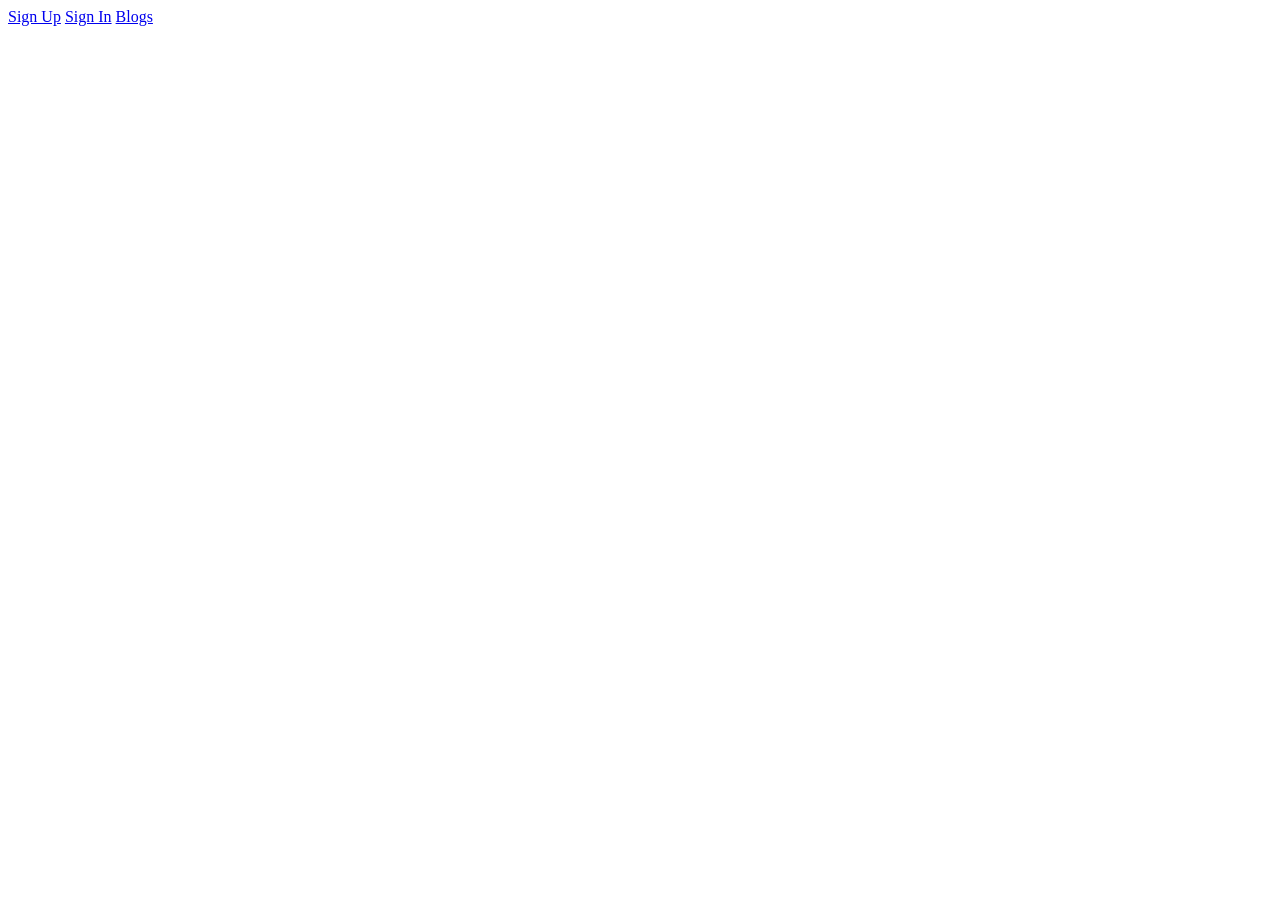
<file: benjio-lab-3/index.html>
<!DOCTYPE html>
<html lang="en">
<head>
    <meta charset="UTF-8">
    <meta name="viewport" content="width=device-width, initial-scale=1.0">
    <title>Document</title>
</head>
<body>
    <header>
        <a href=".signup.html">Sign Up</a>
        <a href="./signin.html">Sign In</a>
        <a href="./blogs.html">Blogs</a>
    </header>
    
</body>
</html>
</file>
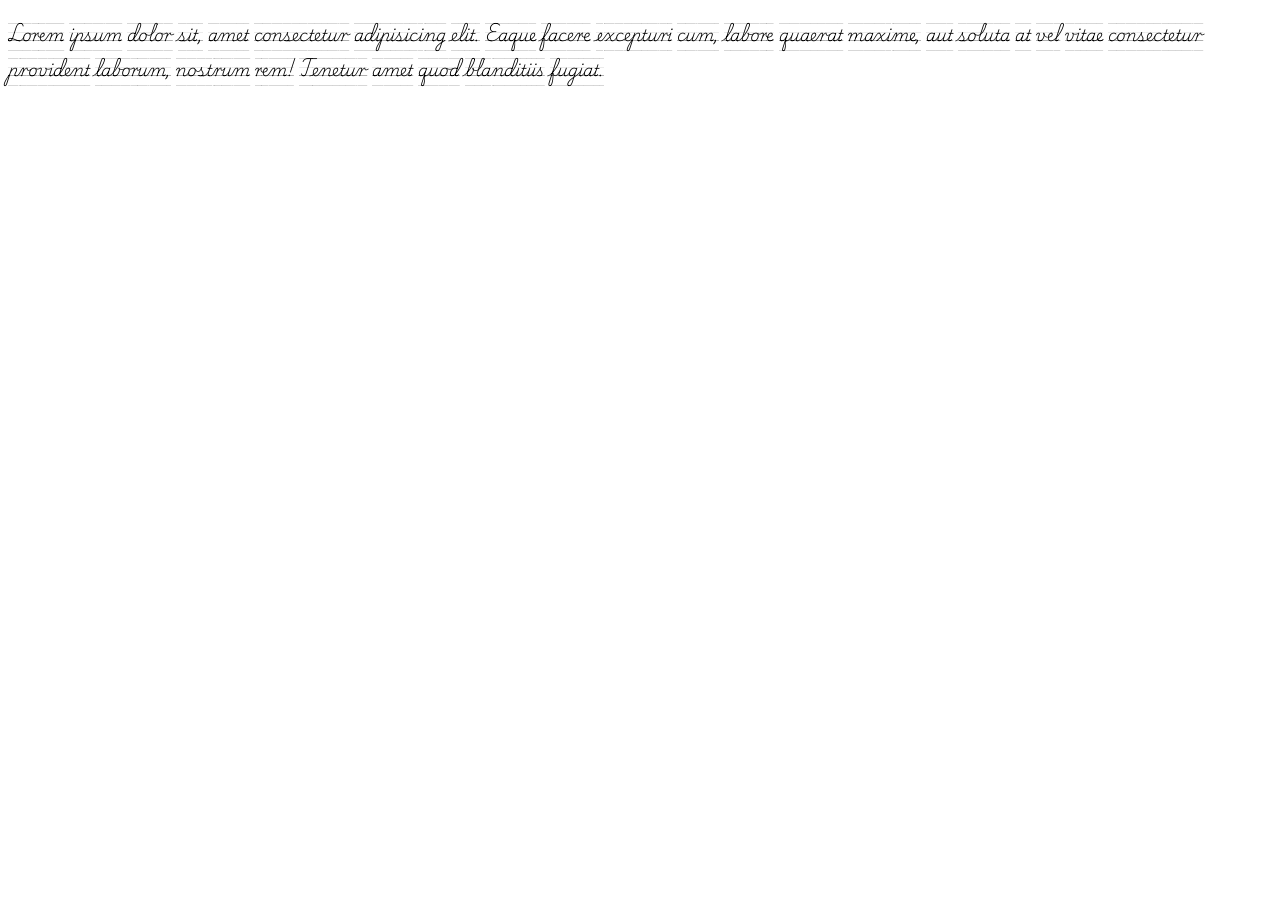
<file: benjio-lab-6/index.html>
<!DOCTYPE html>
<html lang="en">
<head>
    <meta charset="UTF-8">
    <meta name="viewport" content="width=device-width, initial-scale=1.0">
    <title>Document</title>
    <link rel="preconnect" href="https://fonts.googleapis.com">
<link rel="preconnect" href="https://fonts.gstatic.com" crossorigin>
<link href="https://fonts.googleapis.com/css2?family=Playwrite+CU+Guides&display=swap" rel="stylesheet">
<link rel="stylesheet" href="./index.css"
</head>
<body>
    <p class="paragraph">
        Lorem ipsum dolor sit, amet consectetur adipisicing elit. Eaque facere excepturi cum, labore quaerat maxime, aut soluta at vel vitae consectetur provident laborum, nostrum rem! Tenetur amet quod blanditiis fugiat.
    </p>
</body>
</html>
</file>
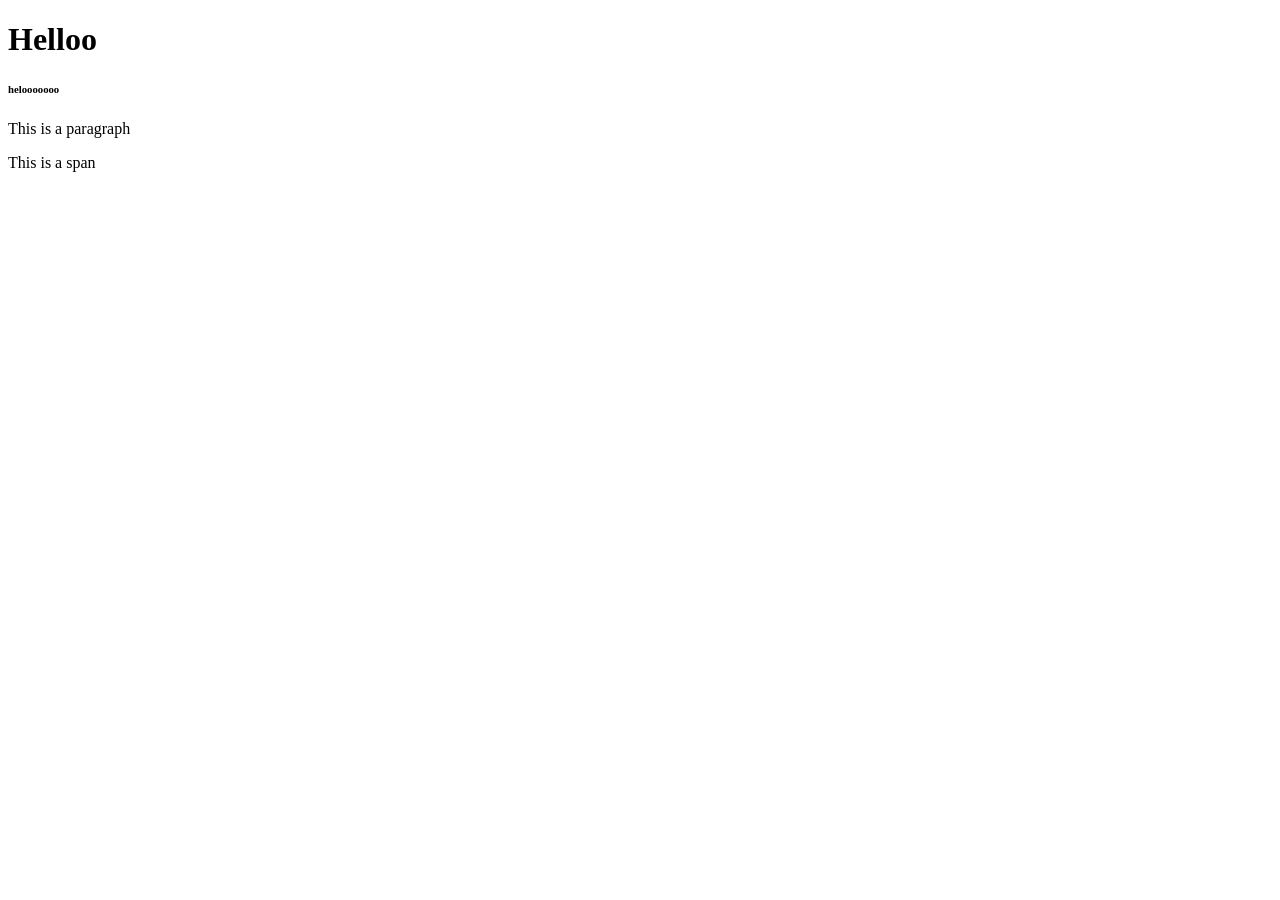
<file: day_3/index.html>
<!DOCTYPE html>
<html lang="en">
<head>
    <title>HTML_LAB</title>
    <link rel="icon" type="./HTML.png"> 

    <meta property="og:title" content="Goated HTML File" />
  <meta property="og:description" content="Learning OG Meta Tags" />
  <meta property="og:image" content="./HTML.png" />
</head>
<body>
    <h1>Helloo</h1>
    <h6>helooooooo</h6>
    <p> This is a paragraph</p>

    <span>This is a span</span>
</body>
</html>
</file>
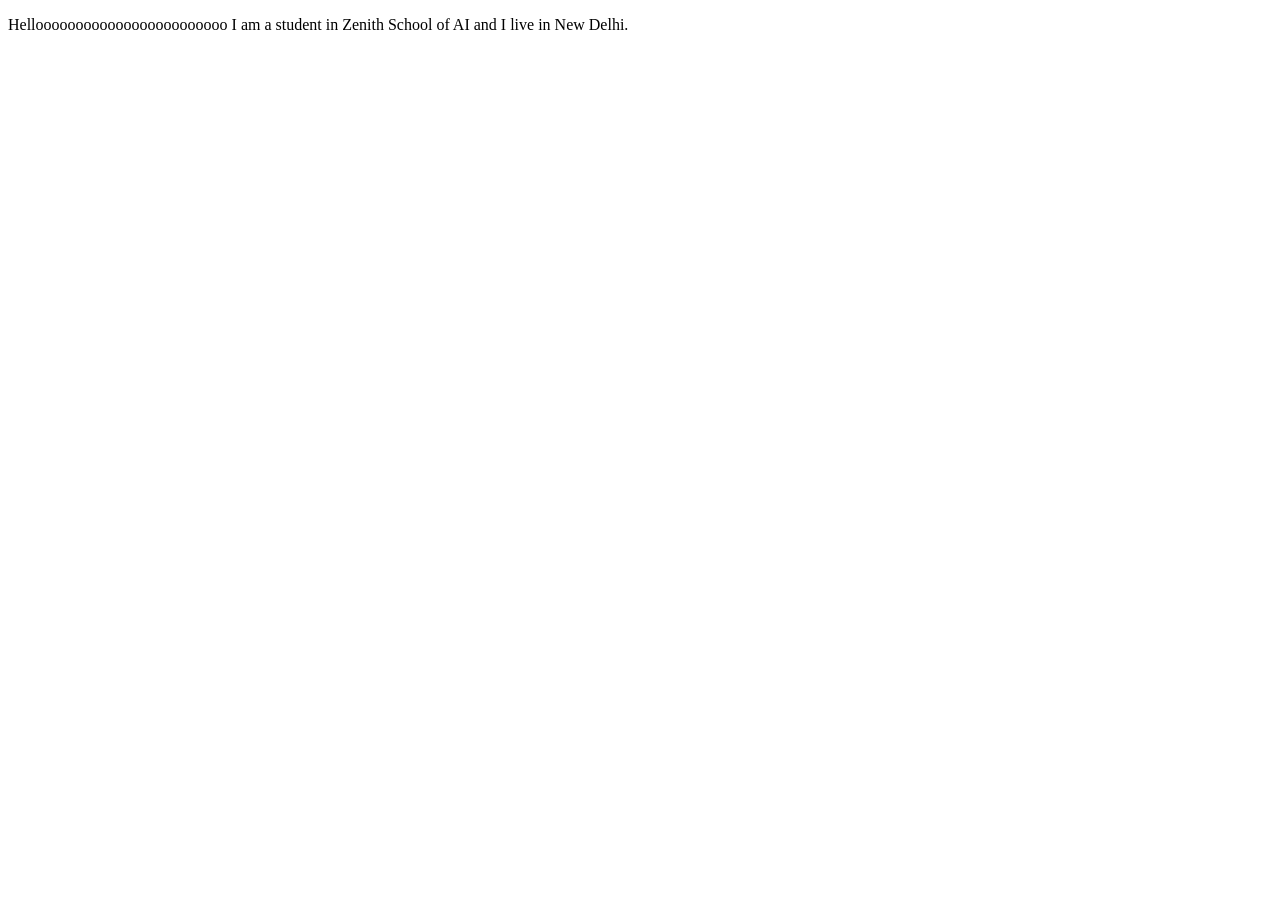
<file: day_4/index.html>
<!DOCTYPE html>
<html lang="en">
<head>
    <title>HTML_LAB</title>
</head>

<body>
    <p>Helloooooooooooooooooooooooo I am a student in Zenith School of AI and I live in New&nbsp;Delhi.</p>
</body>

</html>
</file>
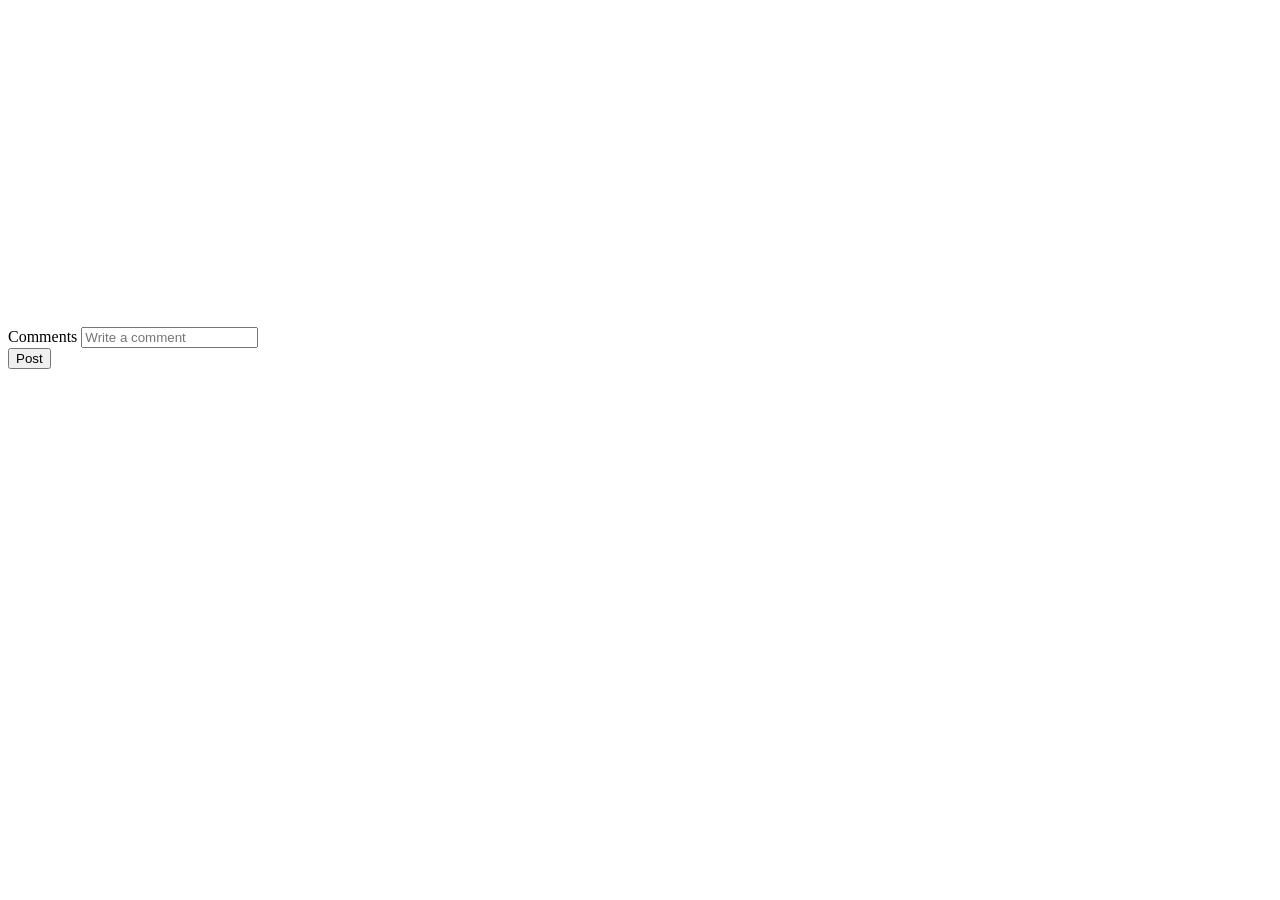
<file: benjio-lab-4/lab4.html>
<!-- <!DOCTYPE html>
<html lang="en">
<head>
    <meta charset="UTF-8">
    <meta name="viewport" content="width=device-width, initial-scale=1.0">
    <title>Document</title>
</head>
<body>
    <h1>HTML FORMS</h1>
    <form action="" method="get">
        <span>Username </span>
        <input name="username" placeholder="Write your username" type="text">
        <br>
        <span>Password</span>
        <input name="Password" placeholder="Create a strong password" type="password">
        <br>
        <button type="submit">Login</button>
    </form>
</body>
</html> -->


<!DOCTYPE html>
<html lang="en">
<head>
    <meta charset="UTF-8">
    <meta name="viewport" content="width=device-width, initial-scale=1.0">
    <title>Document</title>
</head>
<body>
    <iframe width="560" height="315" src="https://www.youtube.com/embed/_tEe7b3OWLo?si=9PipIae13rJLqbjB" title="YouTube video player" frameborder="0" allow="accelerometer; autoplay; clipboard-write; encrypted-media; gyroscope; picture-in-picture; web-share" referrerpolicy="strict-origin-when-cross-origin" allowfullscreen></iframe>
    <br>
    <form>
        <span>Comments</span>
        <input name="comments" placeholder="Write a comment" type="text">
        <br>
        <button type="submit">Post</button>
    </form>
</body>
</html>
</file>
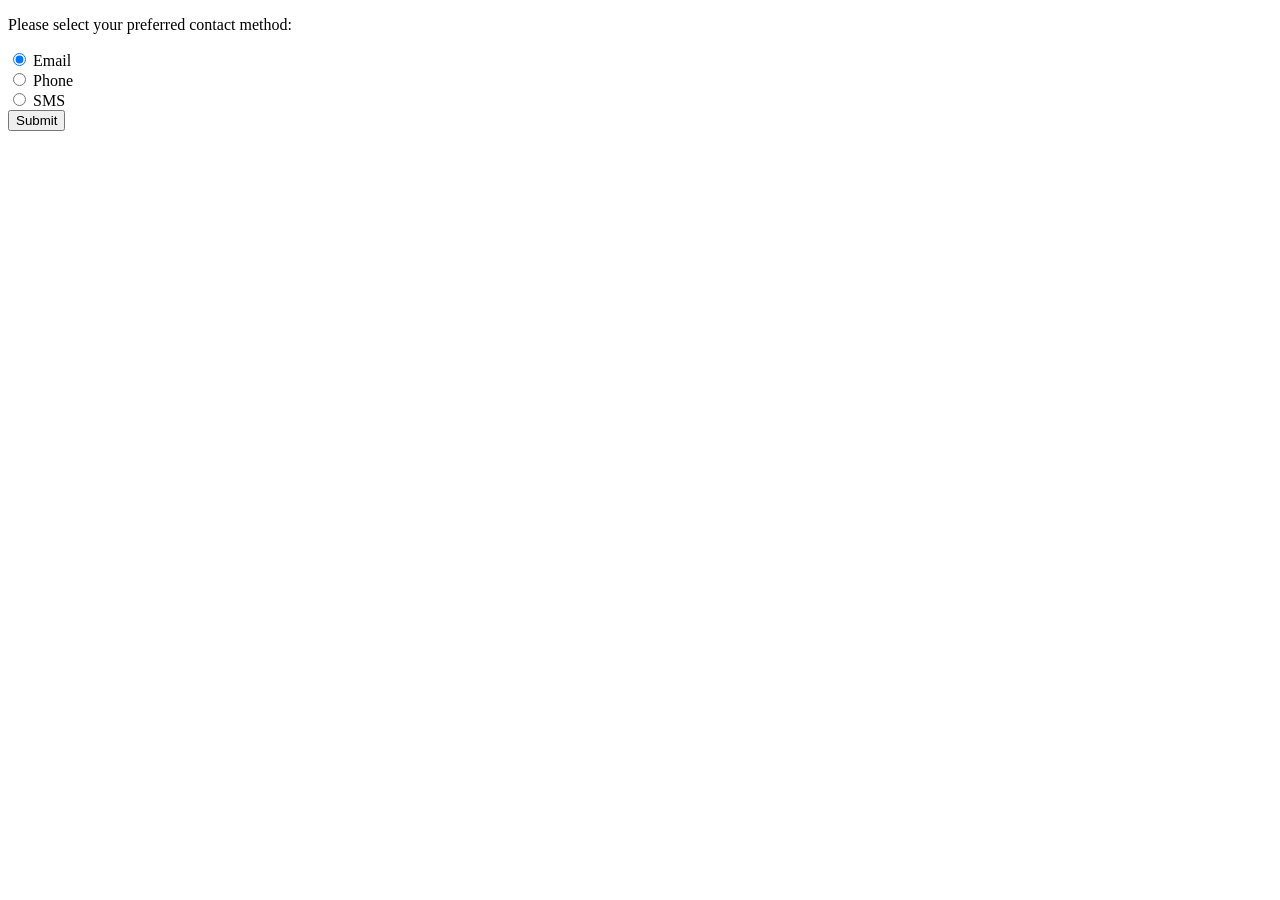
<file: benjio-lab-5/lab5.html>
<!DOCTYPE html>
<html lang="en">
<head>
    <meta charset="UTF-8">
    <meta name="viewport" content="width=device-width, initial-scale=1.0">
    <title>Document</title>
</head>
<body>
    <form>
  <p>Please select your preferred contact method:</p>
  
  <input type="radio" id="email" name="contact" value="email" checked>
  <label for="email">Email</label>
  <br/>

  <input type="radio" id="phone" name="contact" value="phone">
  <label for="phone">Phone</label>
  <br/>

  <input type="radio" id="sms" name="contact" value="sms">
  <label for="sms">SMS</label>
  <br/>

  <button type="submit">Submit</button>
</form>

</body>
</html>
</file>
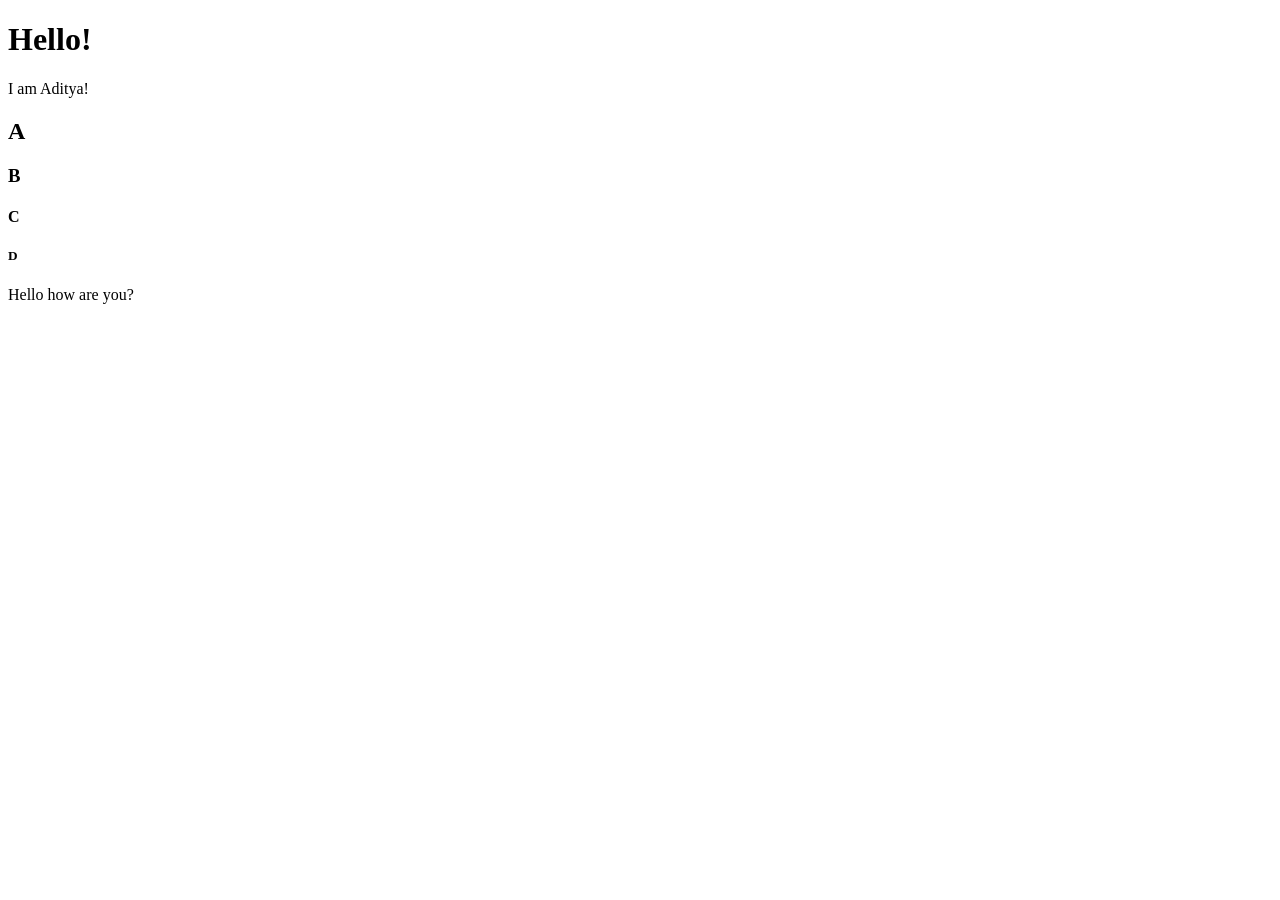
<file: Day_02/testtest.html>
<!DOCTYPE html>
<html lang="en">
<head>
    <meta property=""og:title" content="My Day 2 Session">
    <meta property=""og:description" content="Bla Bla Bla...">
    <meta property="og:image" content="https://avatars.githubusercontent.com/u/280635912?v=4">
    <title>Document</title>
</head>
<body>
    <h1>Hello!</h1><p>I am Aditya!</p>
    <h2>A</h1>
    <h3>B</h3>
    <h4>C</h4>
    <h5>D</h5>
    <p>Hello how are you?</p>
</body>
</html>
</file>
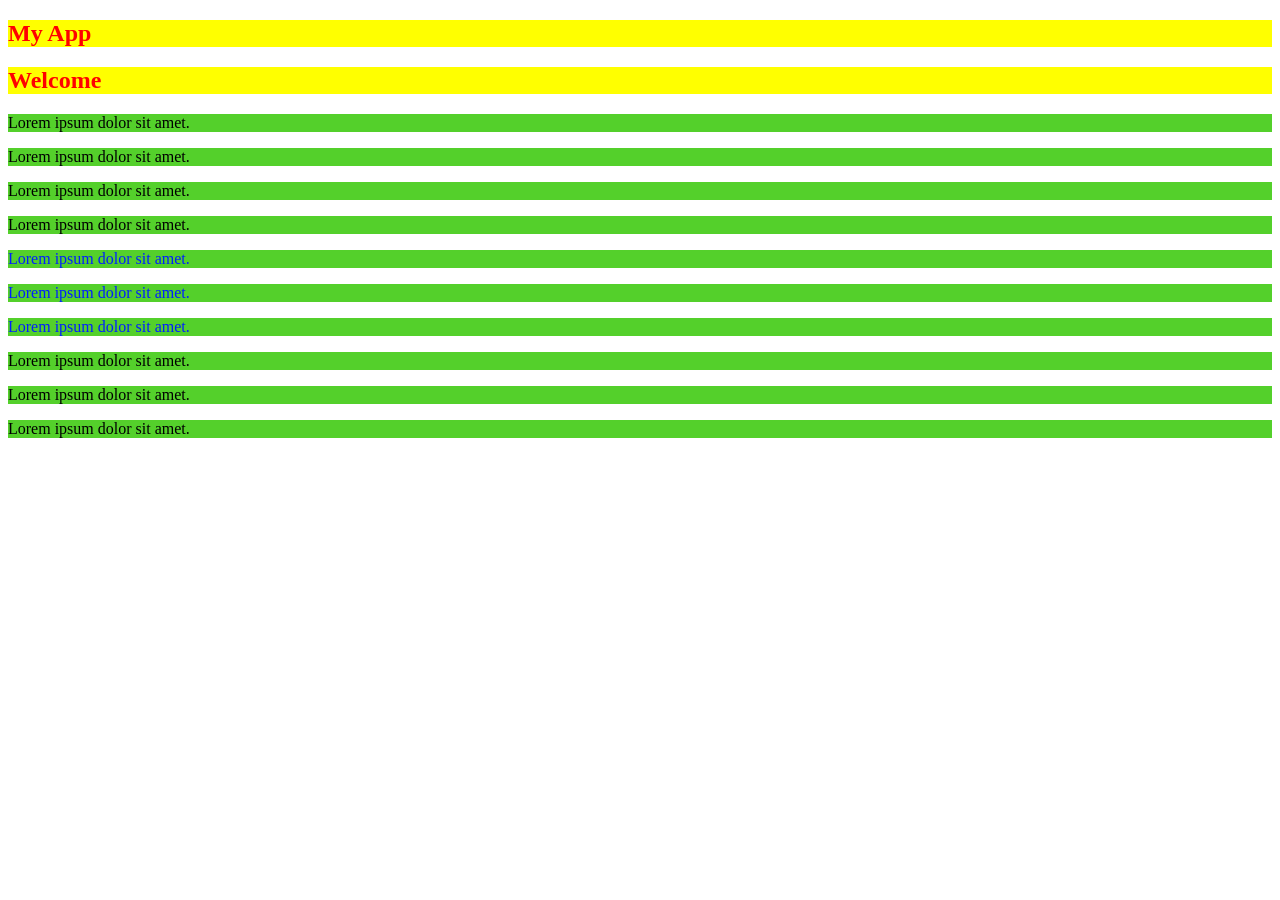
<file: day_06/inline.html>
<!DOCTYPE html>
<html lang="en">
<head>
    <meta charset="UTF-8">
    <meta name="viewport" content="width=device-width, initial-scale=1.0">
    <title>Document</title>
    <link rel="stylesheet" href="./style.css">
    
</head>
<body>
    <h2>My App</h2>
    <h2 id="title">Welcome</h2>
    <p>Lorem ipsum dolor sit amet.</p>
    <p>Lorem ipsum dolor sit amet.</p>
    <p>Lorem ipsum dolor sit amet.</p>
    <p>Lorem ipsum dolor sit amet.</p>
    <p class="special-text">Lorem ipsum dolor sit amet.</p>
    <p class="special-text">Lorem ipsum dolor sit amet.</p>
    <p class="special-text">Lorem ipsum dolor sit amet.</p>
    <p>Lorem ipsum dolor sit amet.</p>
    <p>Lorem ipsum dolor sit amet.</p>
    <p>Lorem ipsum dolor sit amet.</p>
</body>
</html>
</file>
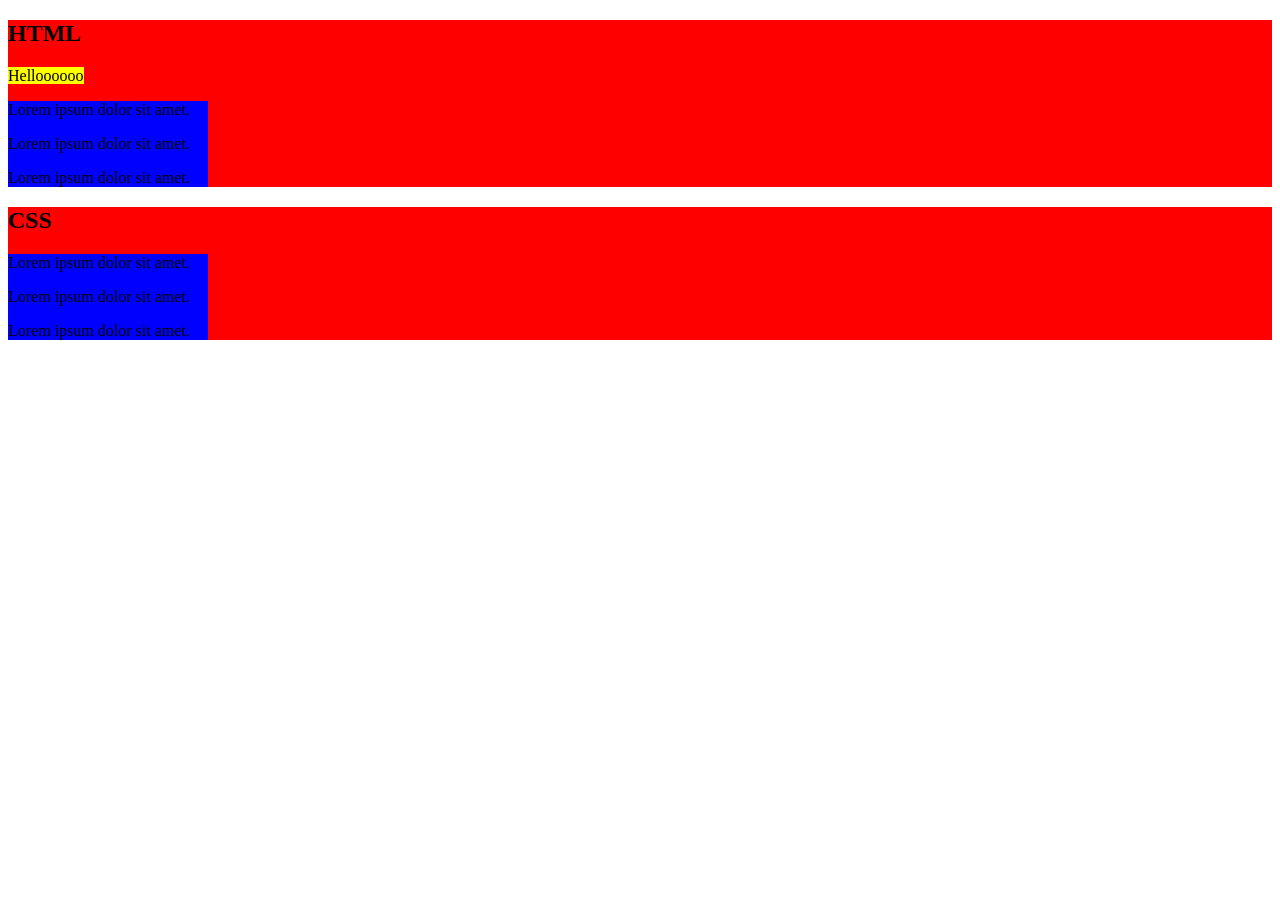
<file: day_06/inline2.html>
<!DOCTYPE html>
<html lang="en">
<head>
    <meta charset="UTF-8">
    <meta name="viewport" content="width=device-width, initial-scale=1.0">
    <title>Document</title>
    <link rel="stylesheet" href="./style2.css">
</head>
<body>
    <div>
        <h2>HTML</h2>
        <span>Helloooooo</span>
        <div class="inner-box">
            <p>Lorem ipsum dolor sit amet.</p>
            <p>Lorem ipsum dolor sit amet.</p>
            <p>Lorem ipsum dolor sit amet.</p>
        </div>
   </div>
    <div>
        <h2>CSS</h2>
        <div class="inner-box">
            <p>Lorem ipsum dolor sit amet.</p>
            <p>Lorem ipsum dolor sit amet.</p>
            <p>Lorem ipsum dolor sit amet.</p>
        </div>
   </div>
</body>
</html>
</file>
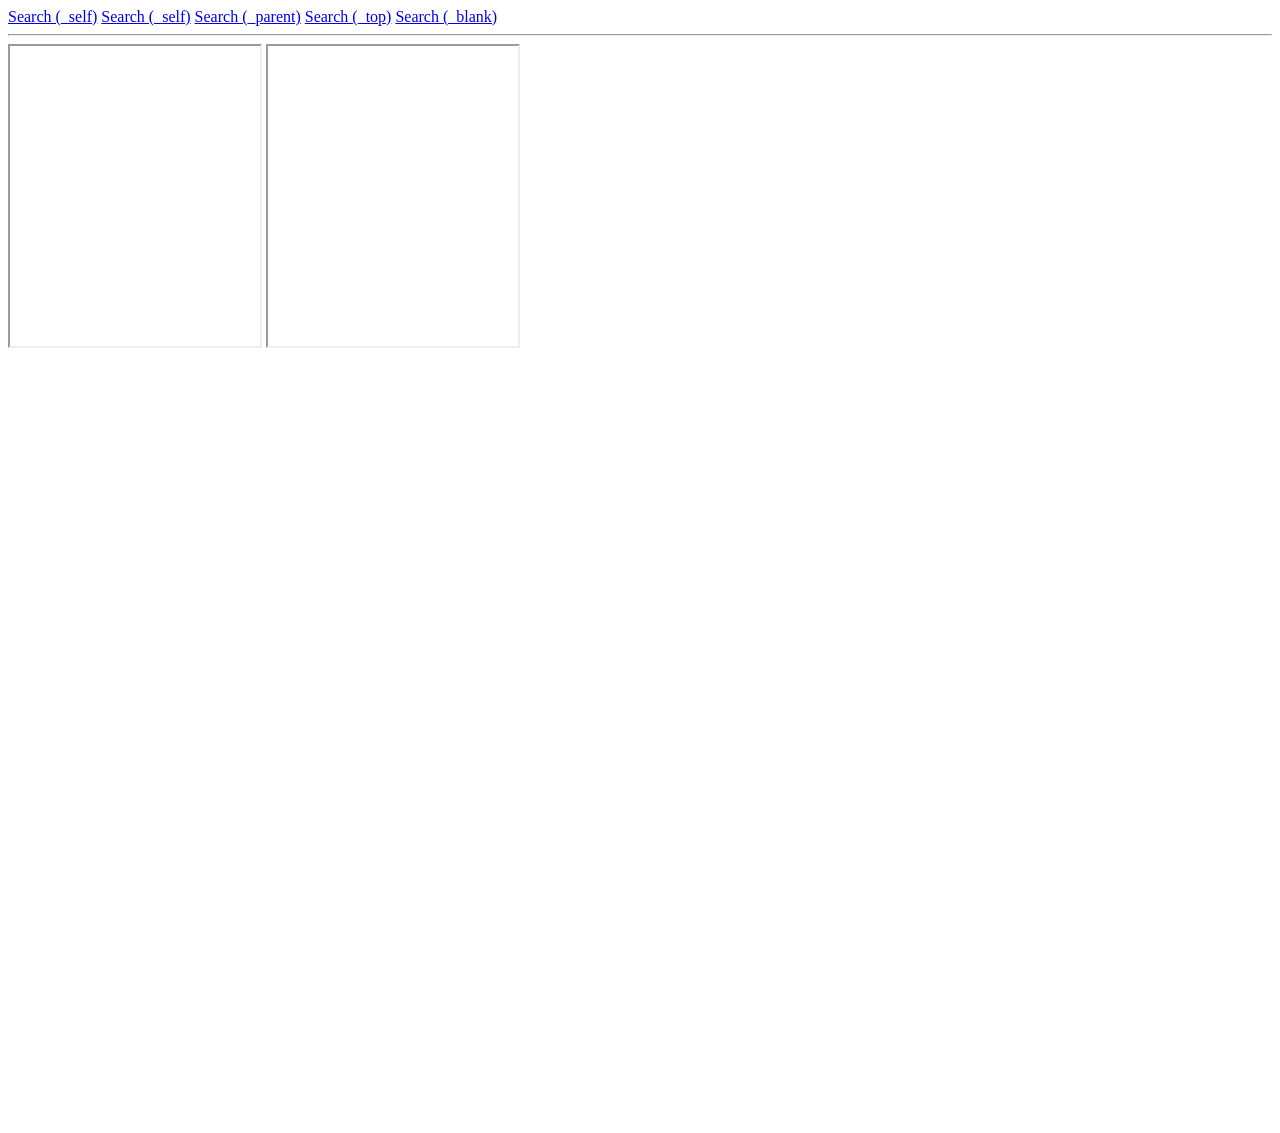
<file: day_5/anchor.html>
<!DOCTYPE html>
<html lang="en">
<head>
    <meta charset="UTF-8">
    <meta name="viewport" content="width=device-width, initial-scale=1.0">
    <title>Document</title>
</head>
<body>
    <a href="https://www.google.com">Search (_self)</a>
    <a href="https://www.google.com" target="_self">Search (_self)</a>
    <a href="https://www.google.com" target="_parent">Search (_parent)</a>
    <a href="https://www.google.com" target="_top">Search (_top)</a>
    <a href="https://www.google.com" target="_blank">Search (_blank)</a>
    <hr>
    <iframe src="https://flipkart.com" height="300" width="250"></iframe>
    <iframe src="https://amazon.com" height="300" width="250"></iframe>
    <br>
    <iframe width="560" height="315" src="https://www.youtube.com/embed/_tEe7b3OWLo?si=J-_HNmRYLZ1H686D" title="YouTube video player" frameborder="0" allow="accelerometer; autoplay; clipboard-write; encrypted-media; gyroscope; picture-in-picture; web-share" referrerpolicy="strict-origin-when-cross-origin" allowfullscreen></iframe>
    <br>
    <iframe src="https://www.google.com/maps/embed?pb=!1m18!1m12!1m3!1d3513.8774464789108!2d77.0691746!3d28.2717327!2m3!1f0!2f0!3f0!3m2!1i1024!2i768!4f13.1!3m3!1m2!1s0x390d25a4b2bc03f9%3A0x9f642d679654b239!2sK.R.%20Mangalam%20University!5e0!3m2!1sen!2sin!4v1789543054126!5m2!1sen!2sin" width="600" height="450" style="border:0;" allowfullscreen="" loading="lazy" referrerpolicy="strict-origin-when-cross-origin"></iframe>
</body>
</html>
</file>
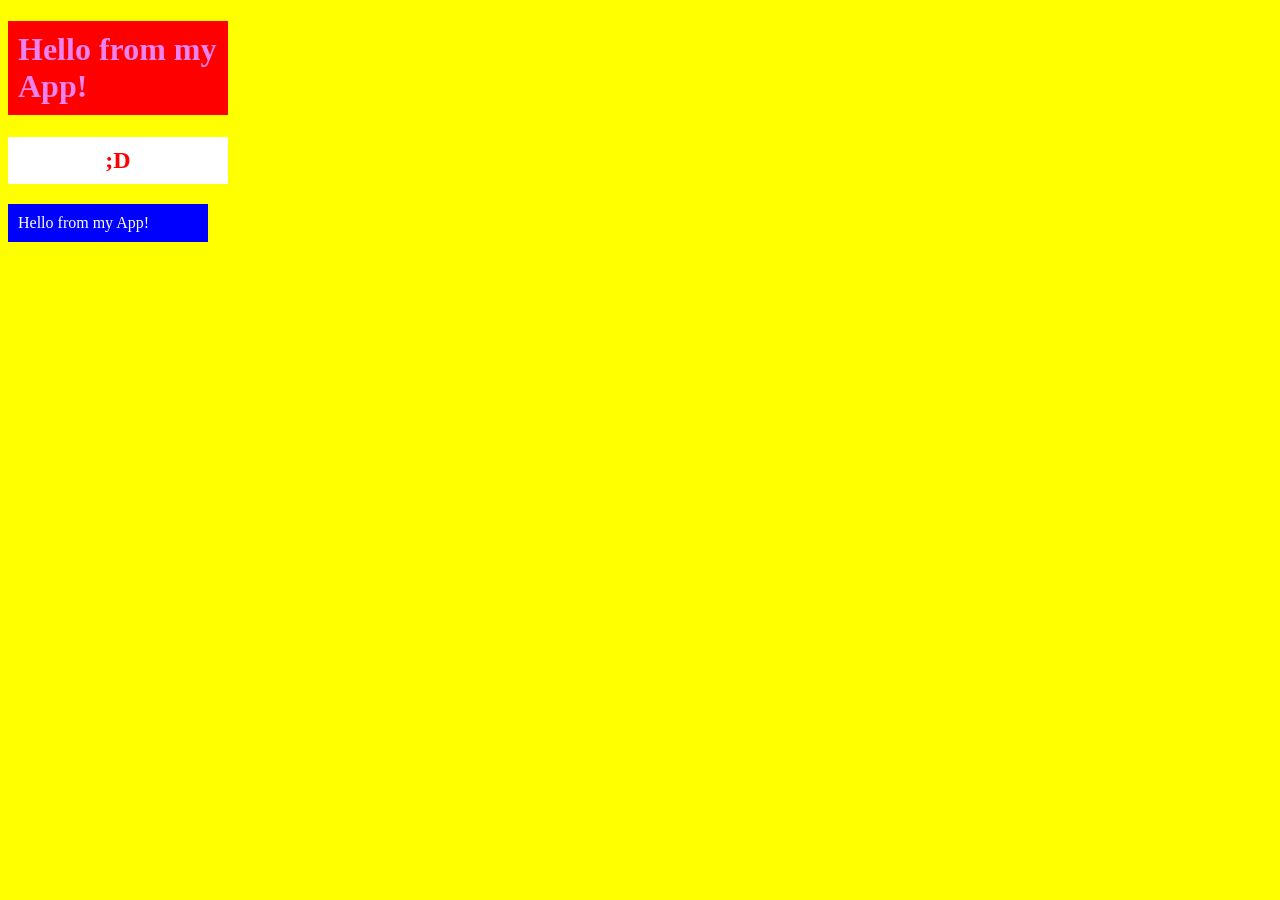
<file: day_7/p1.html>
<!DOCTYPE html>
<html lang="en">
<head>
    <meta charset="UTF-8">
    <meta name="viewport" content="width=device-width, initial-scale=1.0">
    <title>Document</title>
    <link rel="stylesheet" href="./p1.css">
</head>
<body>
    <h1>Hello from my App!</h1>
    <h2>;D</h2>
    <p>Hello from my App!</p>
</body>
</html>
</file>
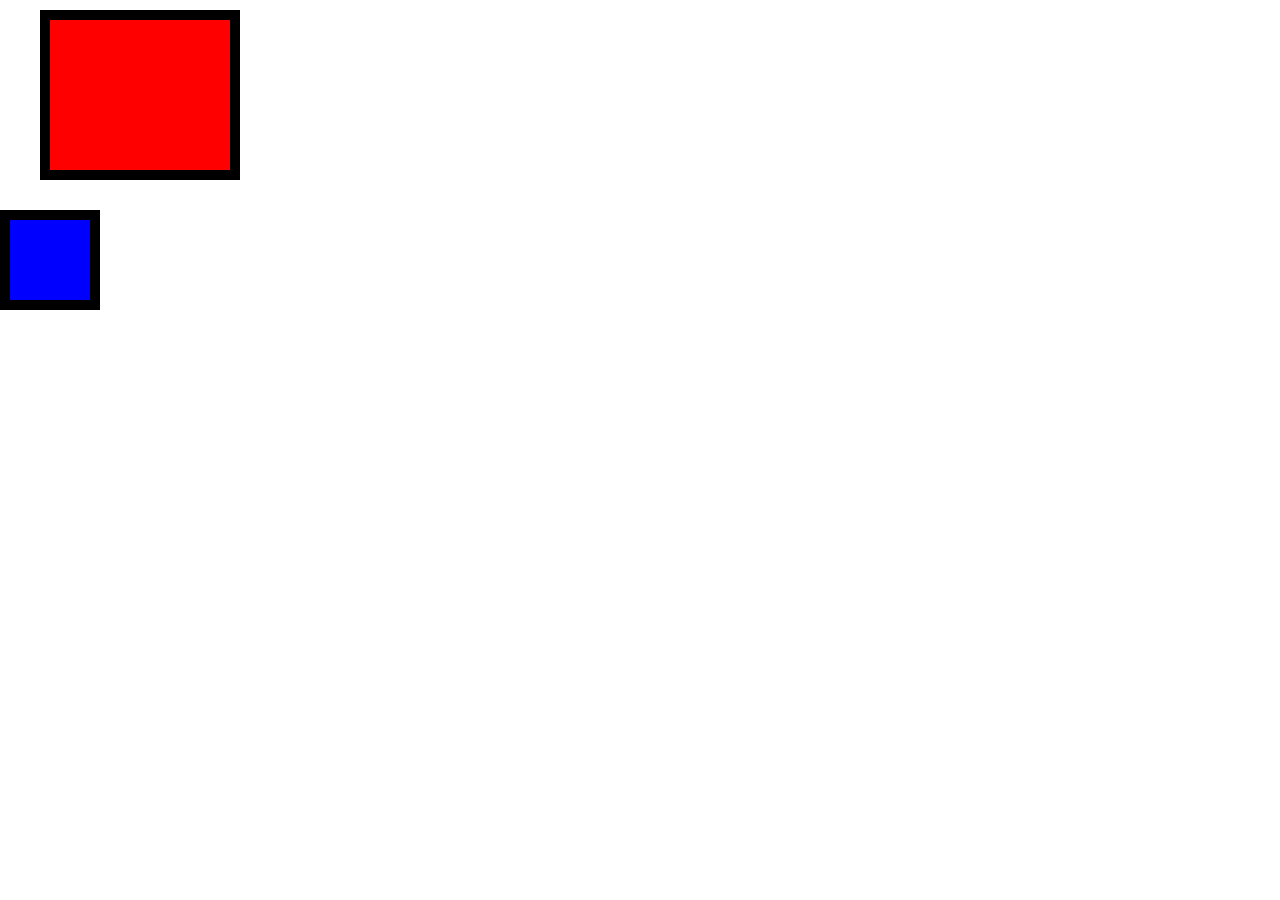
<file: day_7/p2.html>
<!DOCTYPE html>
<html lang="en">
<head>
    <meta charset="UTF-8">
    <meta name="viewport" content="width=device-width, initial-scale=1.0">
    <title>Document</title>
    <link rel="stylesheet" href="./p2.css">
</head>
<body>
    <div id="item-1"></div>
    <div id="item-2"></div>
</body>
</html>
</file>
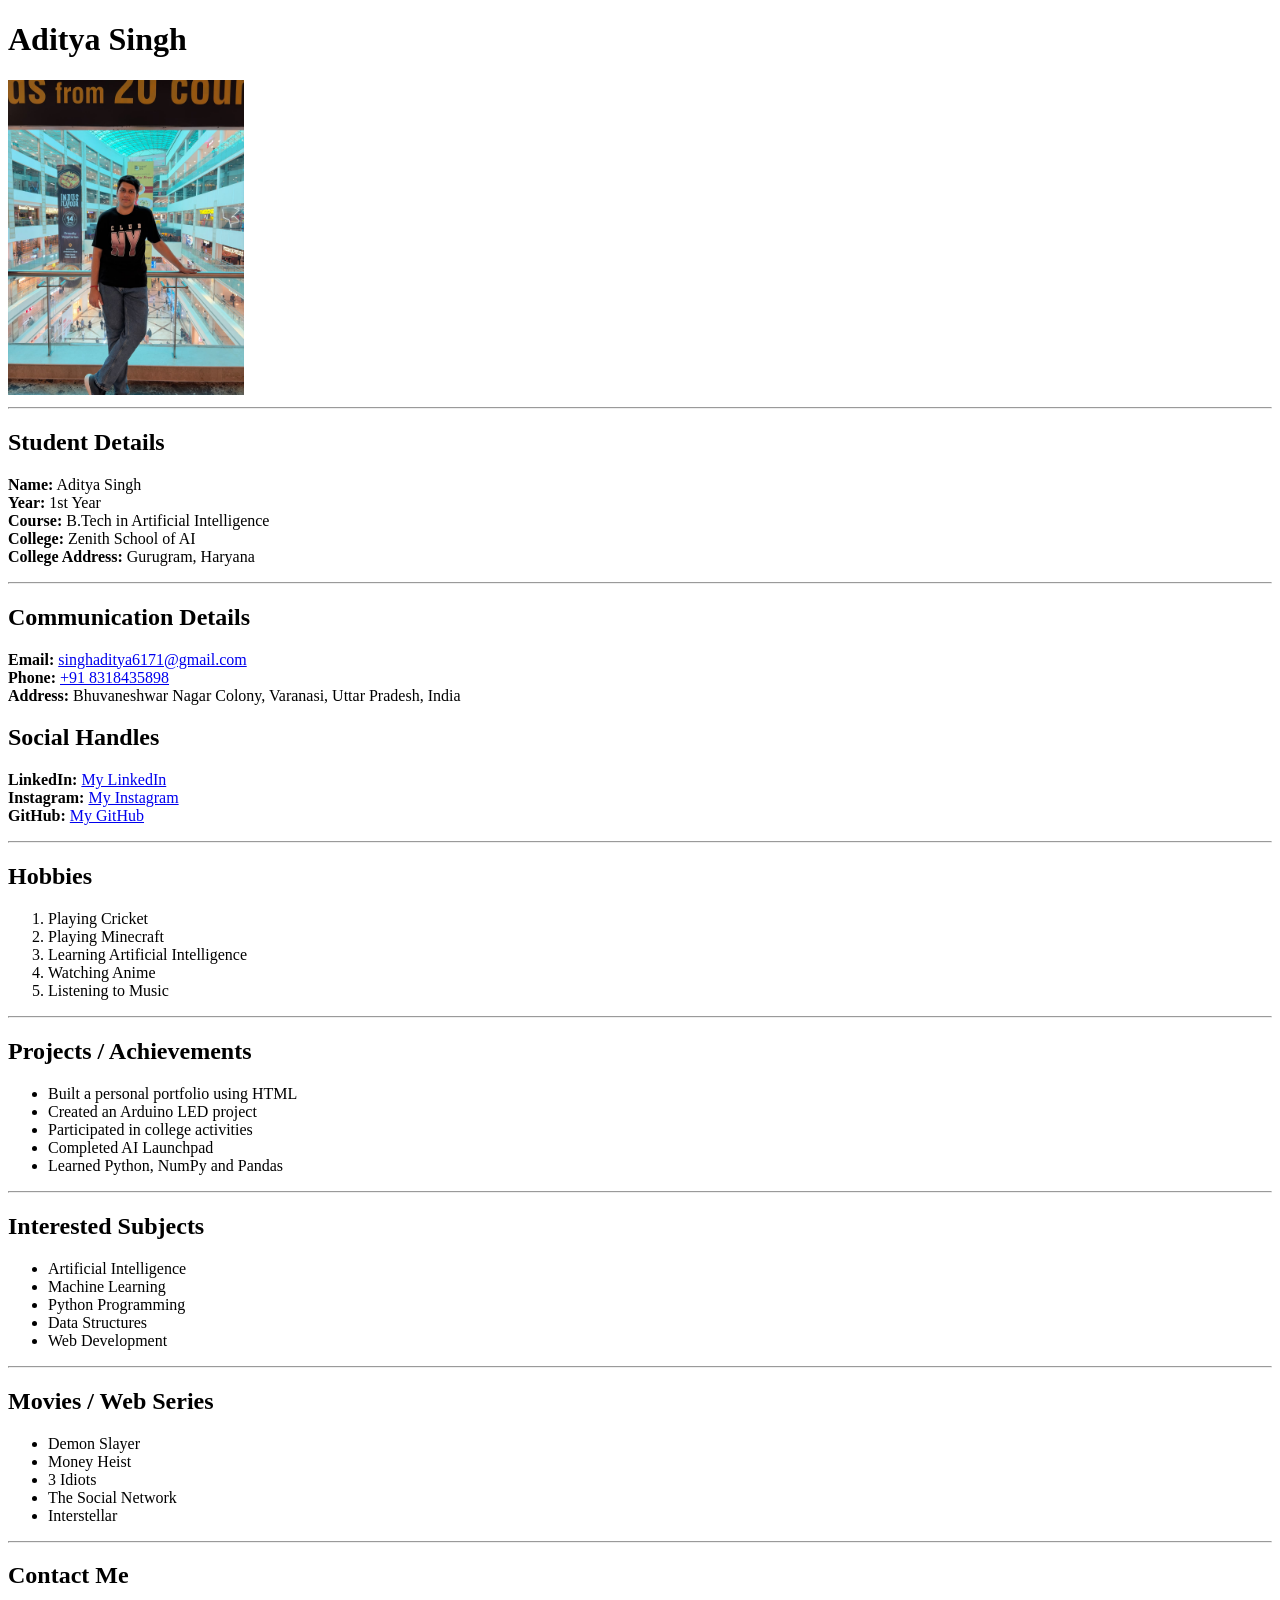
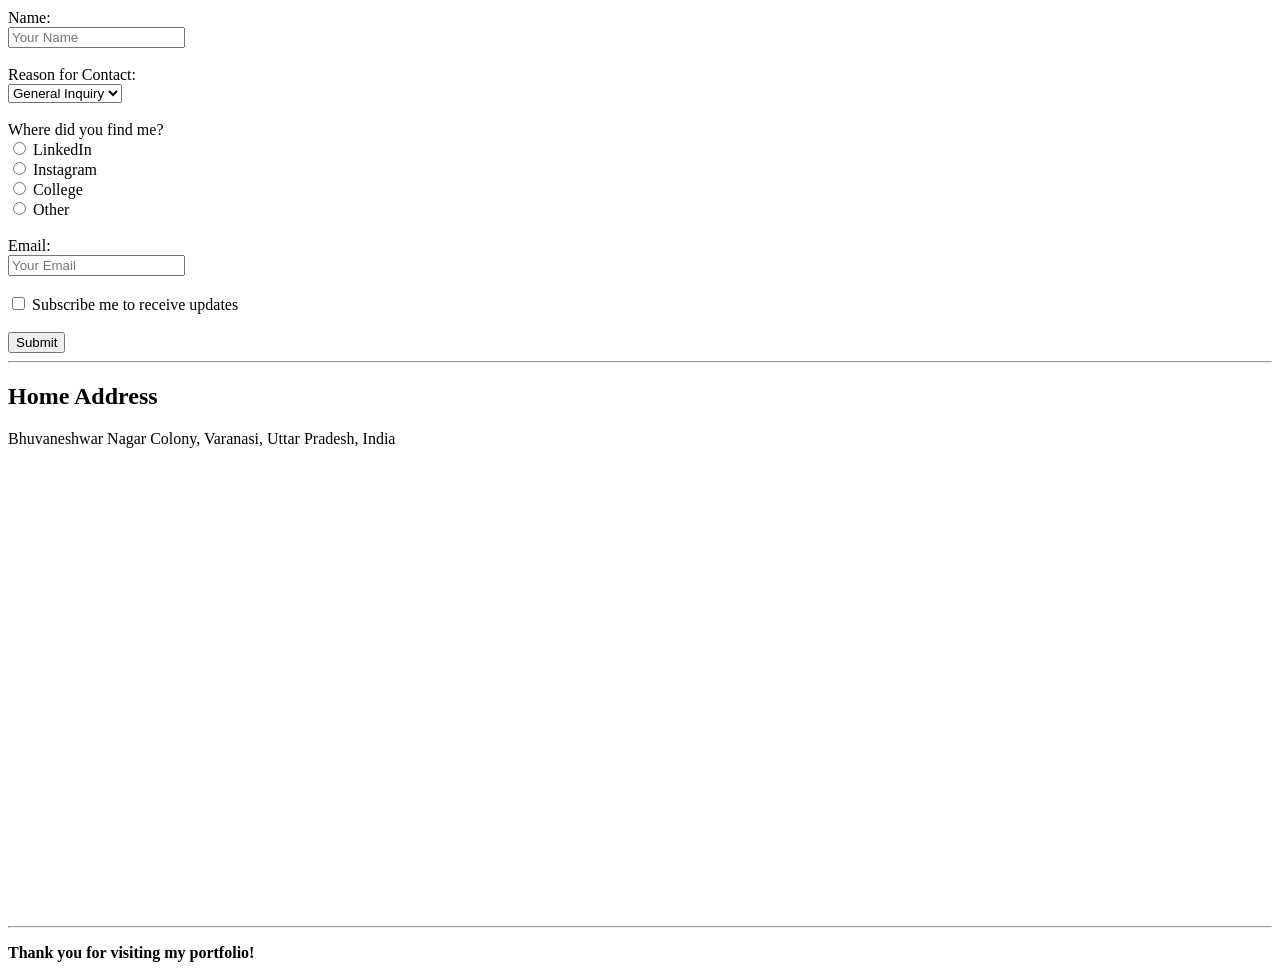
<file: Portfolio Project/code.html>
<!DOCTYPE html>
<html lang="en">

<head>
    <meta charset="UTF-8">
    <meta name="viewport" content="width=device-width, initial-scale=1.0">
    <title>Aditya Singh's Portfolio</title>
</head>

<body>

    <h1>Aditya Singh</h1>

    <img src="/image.png" alt="My Photo" height="315">

    <iframe width="560" height="315" src="https://www.youtube.com/embed/l79ATpmLRzE?si=UmtXrVR-s0BeeTkN" title="YouTube video player" frameborder="0" allow="accelerometer; autoplay; clipboard-write; encrypted-media; gyroscope; picture-in-picture; web-share" referrerpolicy="strict-origin-when-cross-origin" allowfullscreen></iframe>

    <hr>

    <h2>Student Details</h2>

    <p>
        <b>Name:</b> Aditya Singh<br>
        <b>Year:</b> 1st Year<br>
        <b>Course:</b> B.Tech in Artificial Intelligence<br>
        <b>College:</b> Zenith School of AI<br>
        <b>College Address:</b> Gurugram, Haryana
    </p>

    <hr>

    <h2>Communication Details</h2>

    <p>
        <b>Email:</b>
        <a href="mailto:singhaditya6171@gmail.com">singhaditya6171@gmail.com</a>
        <br>

        <b>Phone:</b>
        <a href="tel:+918318435898">+91 8318435898</a>
        <br>

        <b>Address:</b> Bhuvaneshwar Nagar Colony, Varanasi, Uttar Pradesh, India
    <h2>Social Handles</h2>

    <p>
        <b>LinkedIn:</b>
        <a href="https://www.linkedin.com/in/aditya-singh-001a72408/" target="_blank">
            My LinkedIn
        </a>
        <br>

        <b>Instagram:</b>
        <a href="https://www.instagram.com/aditya.singh.2408/" target="_blank">
            My Instagram
        </a>
        <br>

        <b>GitHub:</b>
        <a href="https://github.com/AdityaSingh6171" target="_blank">
            My GitHub
        </a>
    </p>

    <hr>

    <h2>Hobbies</h2>

    <ol>
        <li>Playing Cricket</li>
        <li>Playing Minecraft</li>
        <li>Learning Artificial Intelligence</li>
        <li>Watching Anime</li>
        <li>Listening to Music</li>
    </ol>

    <hr>

    <h2>Projects / Achievements</h2>

    <ul>
        <li>Built a personal portfolio using HTML</li>
        <li>Created an Arduino LED project</li>
        <li>Participated in college activities</li>
        <li>Completed AI Launchpad</li>
        <li>Learned Python, NumPy and Pandas</li>
    </ul>

    <hr>

    <h2>Interested Subjects</h2>

    <ul>
        <li>Artificial Intelligence</li>
        <li>Machine Learning</li>
        <li>Python Programming</li>
        <li>Data Structures</li>
        <li>Web Development</li>
    </ul>

    <hr>

    <h2>Movies / Web Series</h2>

    <ul>
        <li>Demon Slayer</li>
        <li>Money Heist</li>
        <li>3 Idiots</li>
        <li>The Social Network</li>
        <li>Interstellar</li>
    </ul>

    <hr>

    <h2>Contact Me</h2>

    <form>

        <label>Name:</label>
        <br>
        <input type="text" name="name" placeholder="Your Name">

        <br><br>

        <label>Reason for Contact:</label>
        <br>

        <select name="reason">
            <option>General Inquiry</option>
            <option>Project</option>
            <option>Collaboration</option>
            <option>Other</option>
        </select>

        <br><br>

        <label>Where did you find me?</label>
        <br>

        <input type="radio" name="source" value="linkedin">
        LinkedIn
        <br>

        <input type="radio" name="source" value="instagram">
        Instagram
        <br>

        <input type="radio" name="source" value="college">
        College
        <br>

        <input type="radio" name="source" value="other">
        Other

        <br><br>

        <label>Email:</label>
        <br>
        <input type="email" name="email" placeholder="Your Email">

        <br><br>

        <input type="checkbox" name="updates">
        Subscribe me to receive updates

        <br><br>

        <input type="submit" value="Submit">

    </form>

    <hr>

    <h2>Home Address</h2>

    <p>
        Bhuvaneshwar Nagar Colony, Varanasi, Uttar Pradesh, India
    </p>

    <iframe src="https://www.google.com/maps/embed?pb=!1m14!1m12!1m3!1d1190.4371175944054!2d82.97898560342271!3d25.3509854345368!2m3!1f0!2f0!3f0!3m2!1i1024!2i768!4f13.1!5e0!3m2!1sen!2sin!4v1789985065527!5m2!1sen!2sin" width="600" height="450" style="border:0;" allowfullscreen="" loading="lazy" referrerpolicy="strict-origin-when-cross-origin"></iframe>

    <hr>

    <p>
        <b>Thank you for visiting my portfolio!</b>
    </p>

</body>

</html>
</file>
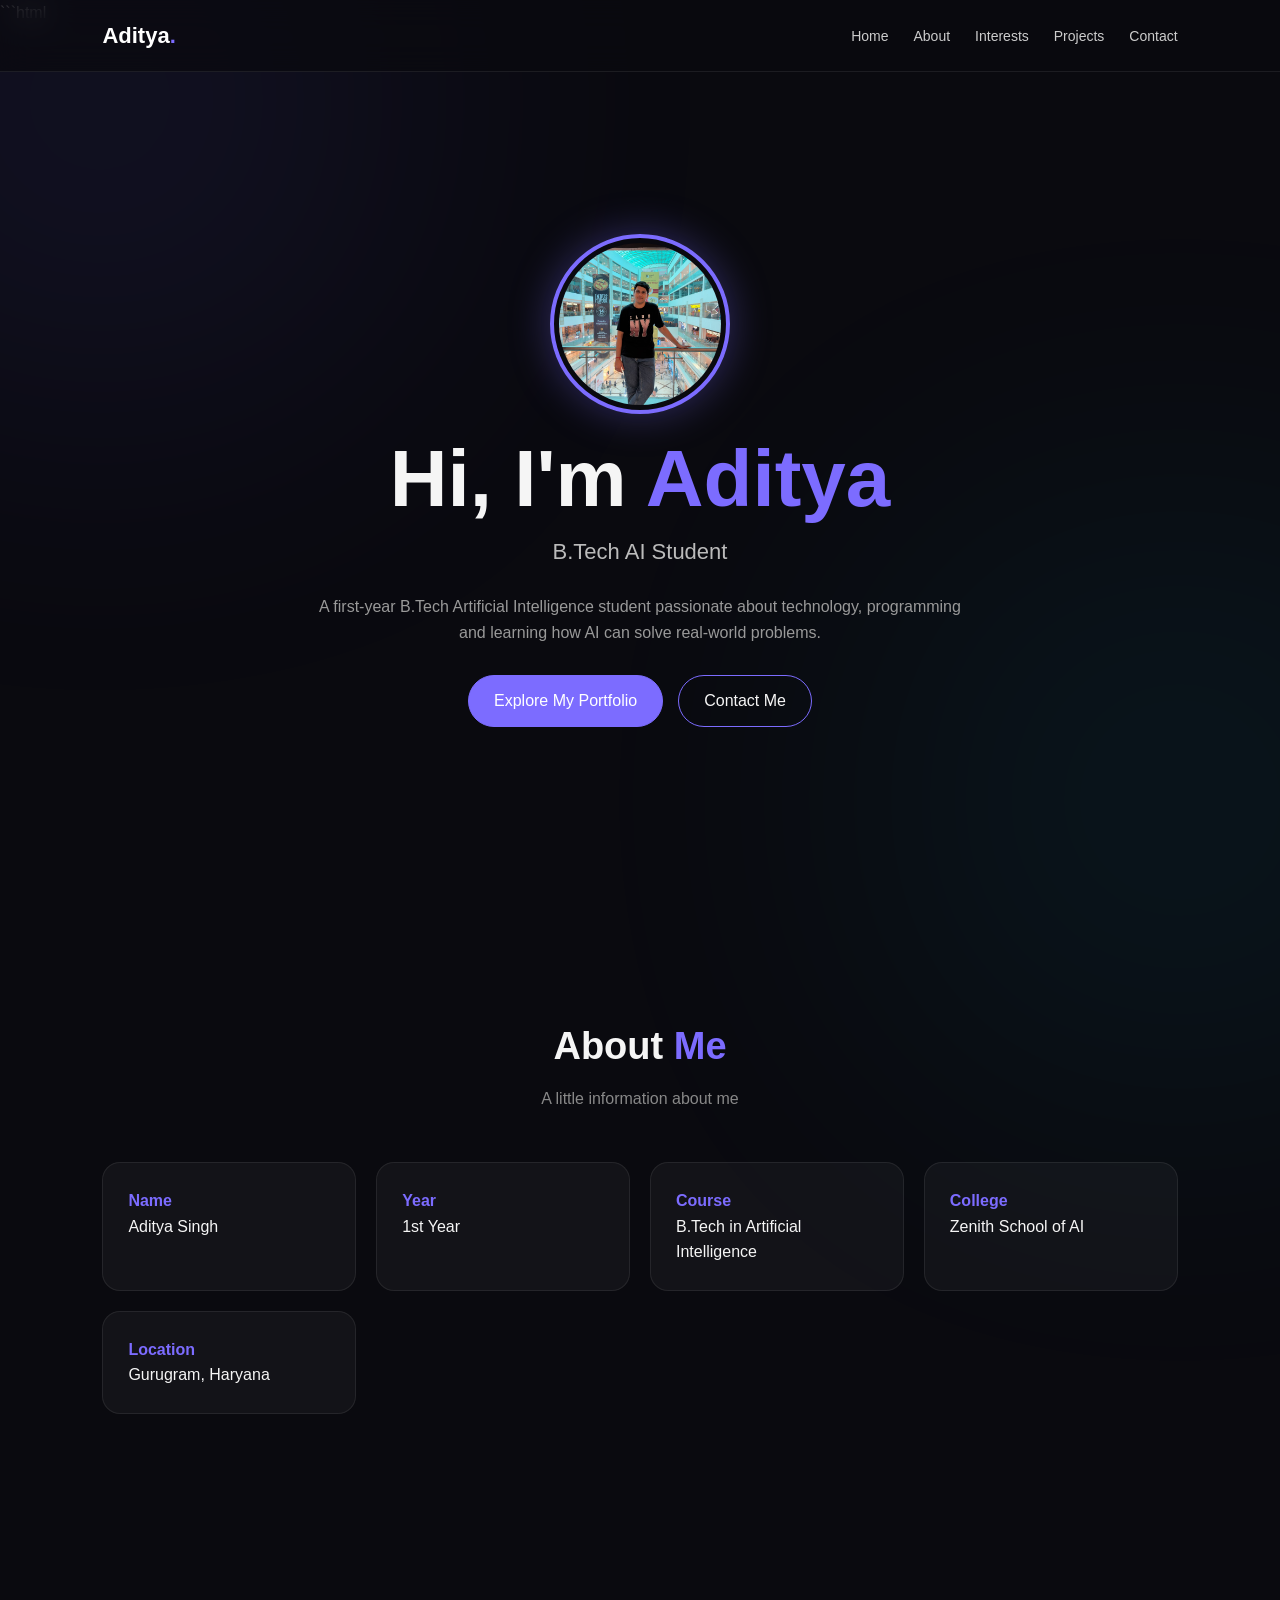
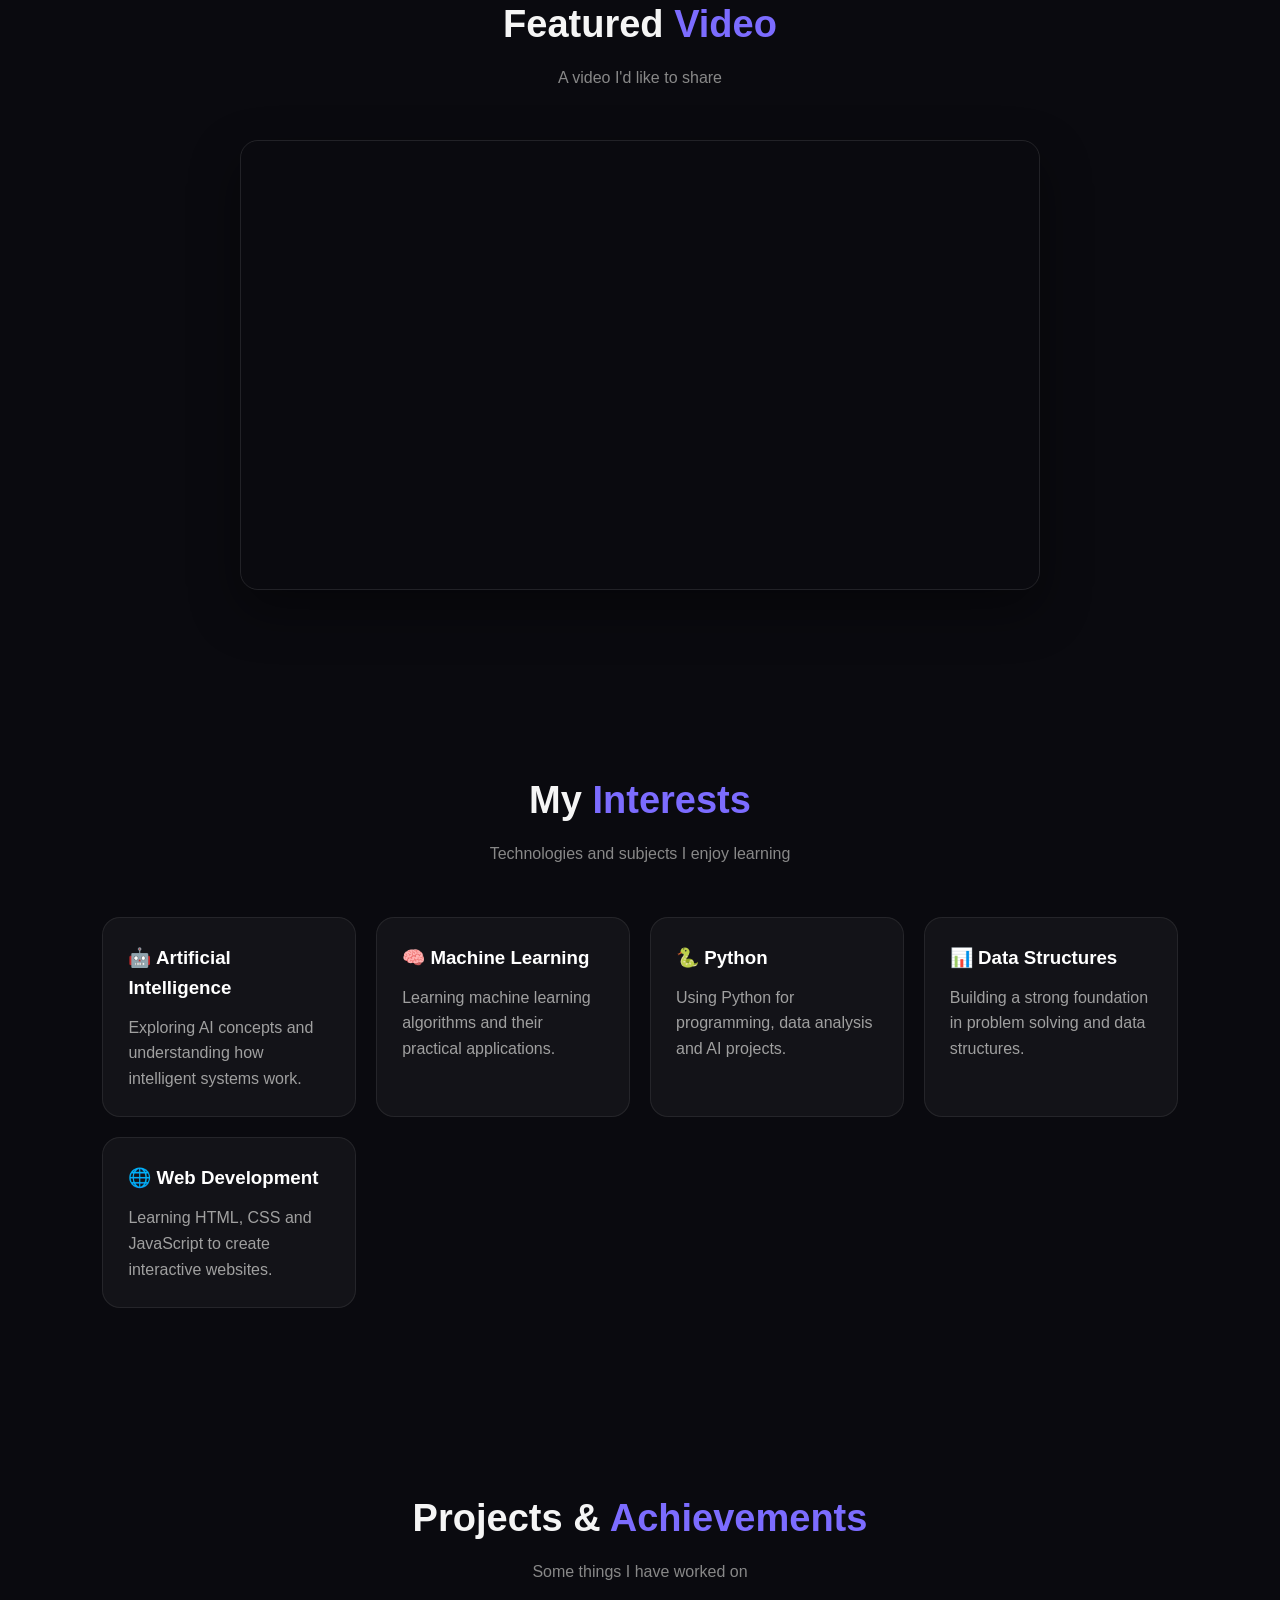
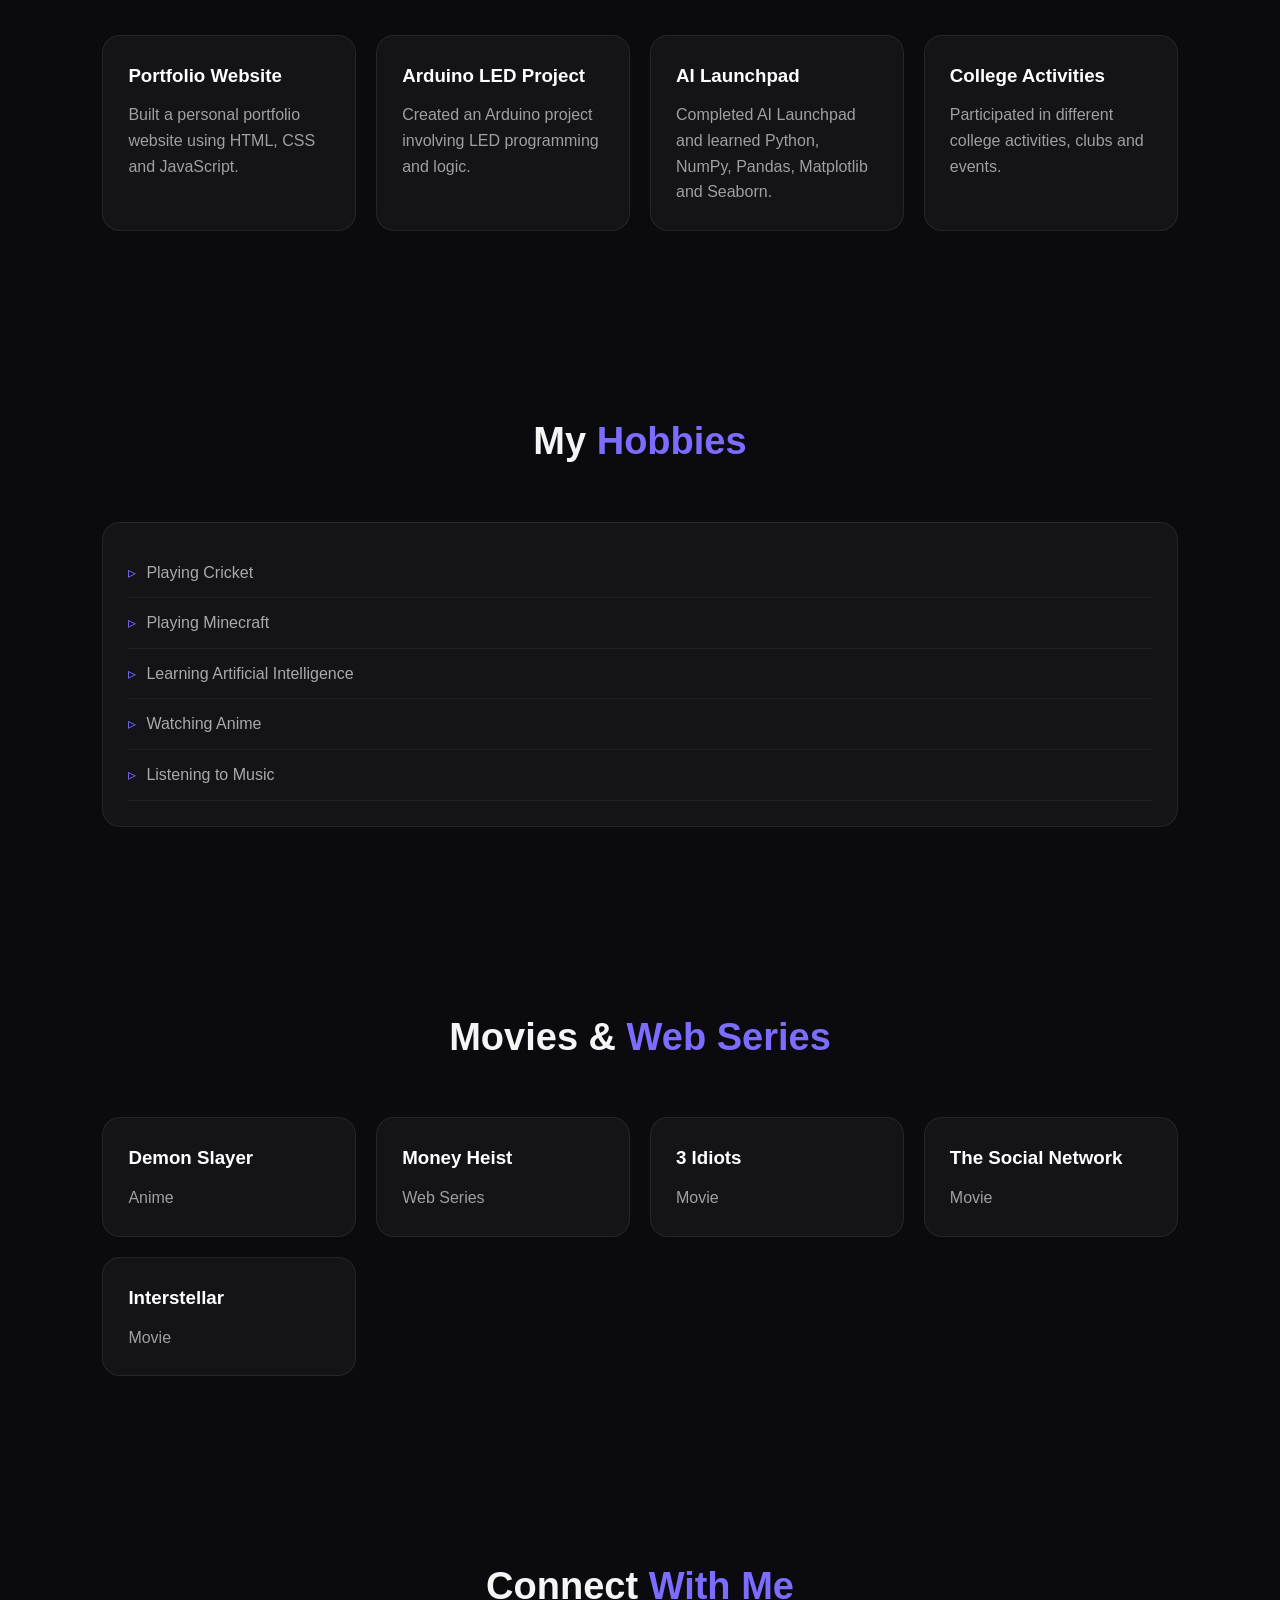
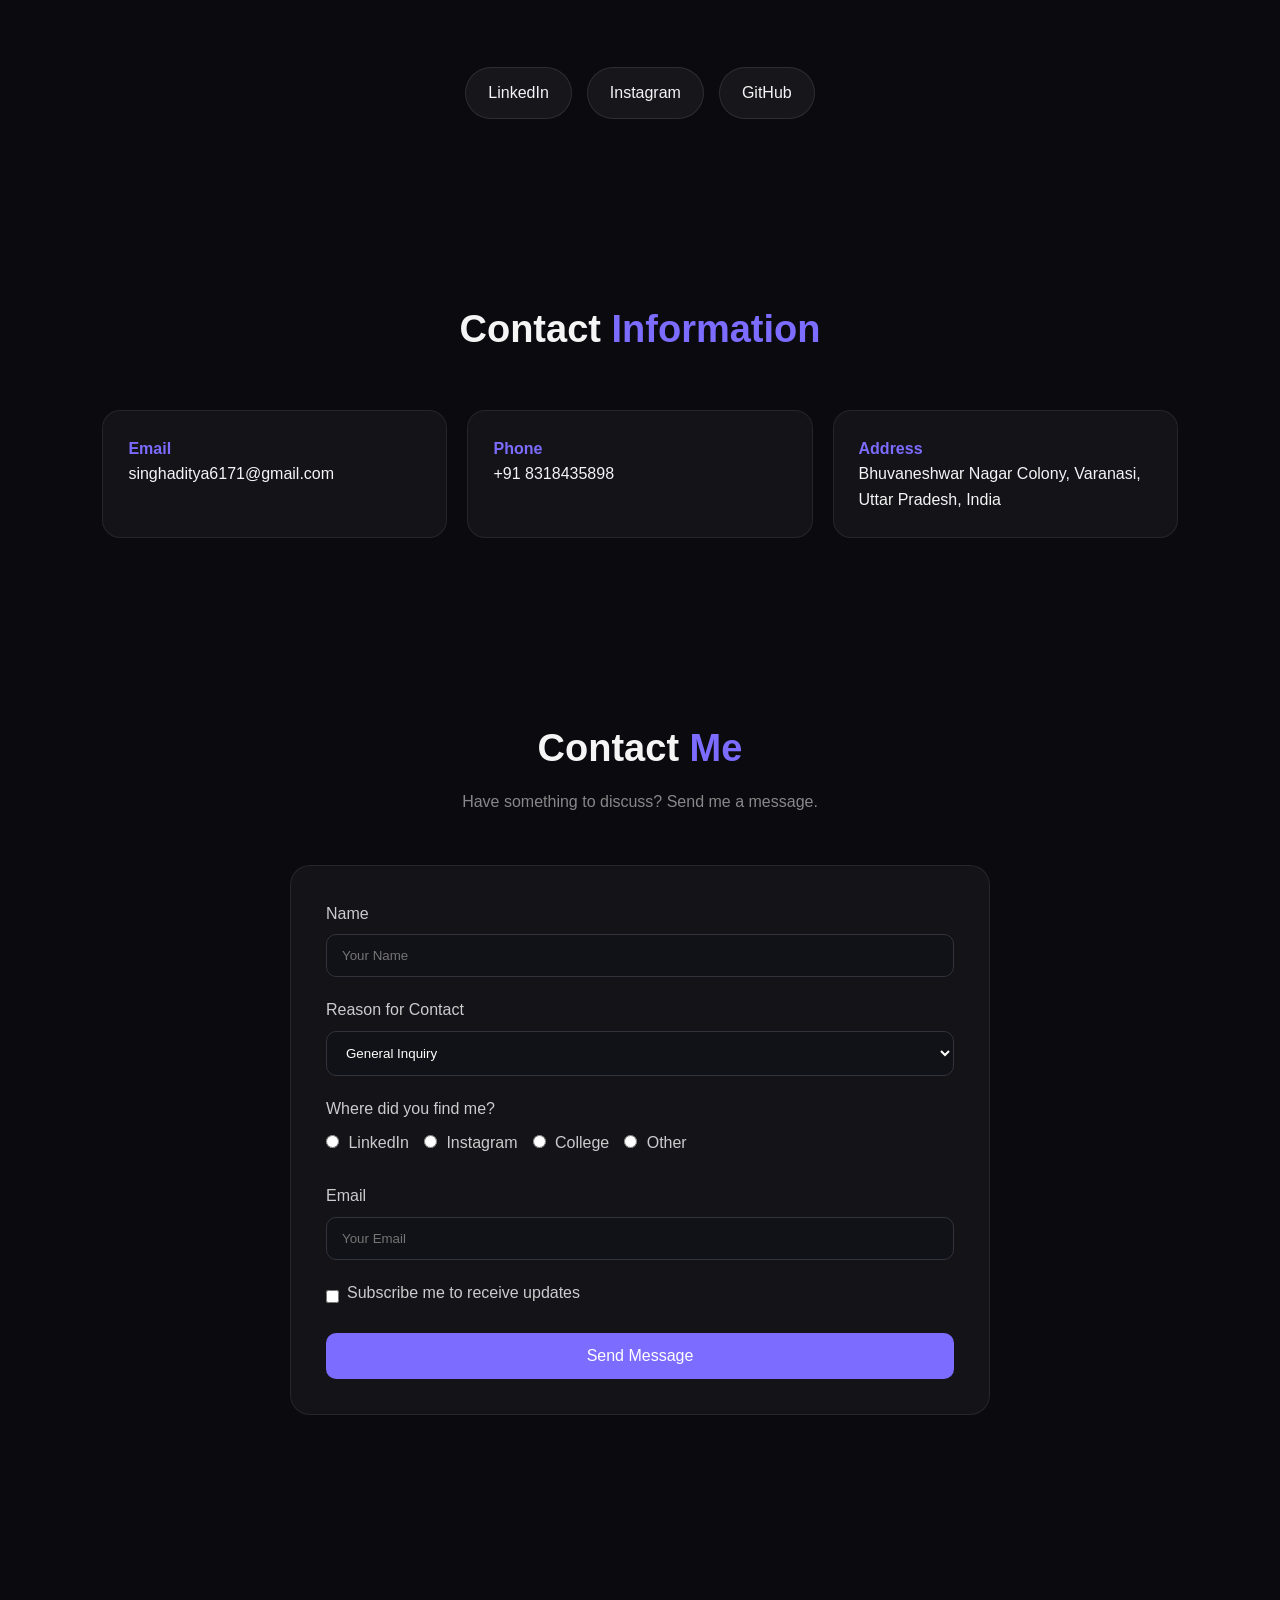
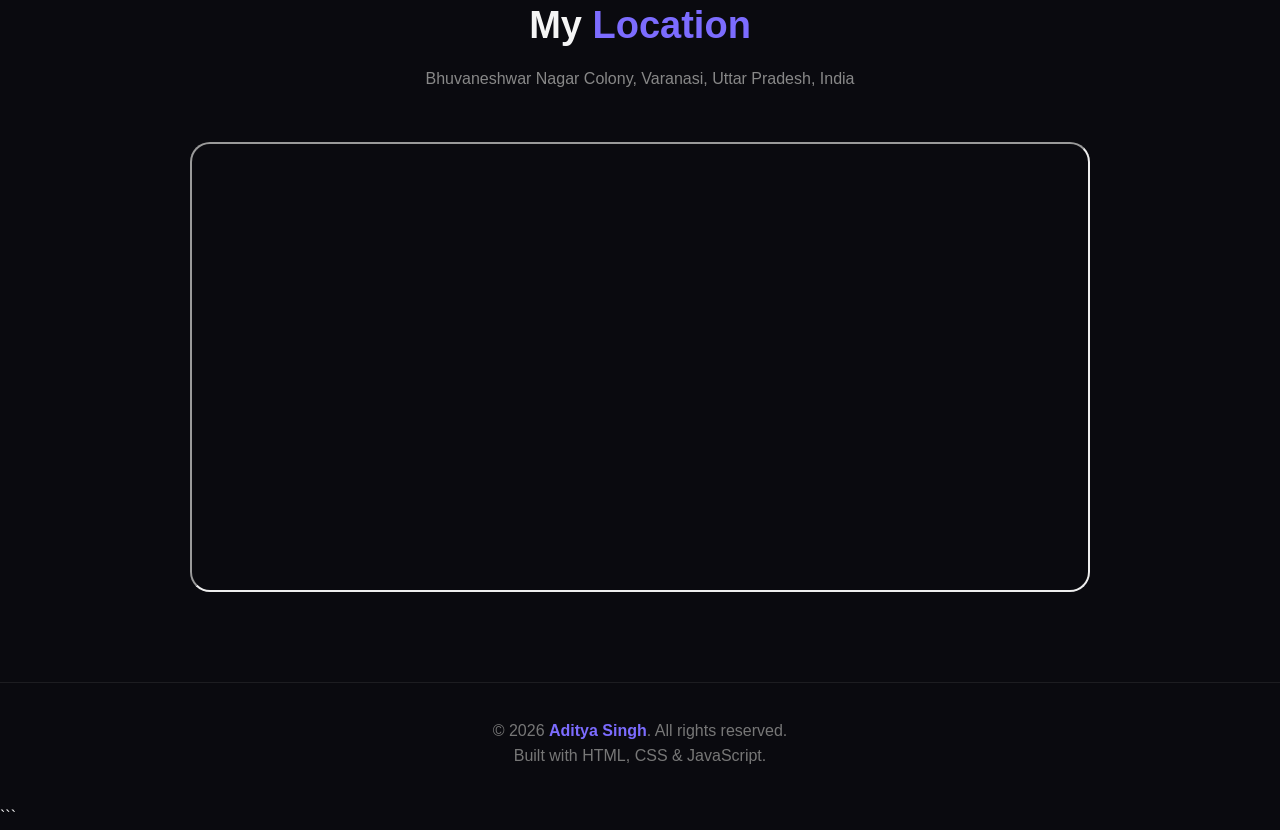
<file: Portfolio Project/cssandjavascript.html>
```html
<!DOCTYPE html>
<html lang="en">

<head>
    <meta charset="UTF-8">
    <meta name="viewport" content="width=device-width, initial-scale=1.0">

    <title>Aditya Singh | AI Student Portfolio</title>

    <style>
        /* =========================
           GLOBAL STYLES
        ========================== */

        * {
            margin: 0;
            padding: 0;
            box-sizing: border-box;
            scroll-behavior: smooth;
        }

        body {
            font-family: Arial, Helvetica, sans-serif;
            background: #0a0a0f;
            color: #f5f5f5;
            line-height: 1.6;
            overflow-x: hidden;
        }

        a {
            color: inherit;
            text-decoration: none;
        }

        section {
            padding: 90px 8%;
        }

        .container {
            max-width: 1200px;
            margin: auto;
        }

        /* =========================
           ANIMATED BACKGROUND
        ========================== */

        body::before {
            content: "";
            position: fixed;
            width: 500px;
            height: 500px;
            background: #6c63ff;
            border-radius: 50%;
            filter: blur(180px);
            opacity: 0.15;
            top: -150px;
            left: -150px;
            z-index: -1;
        }

        body::after {
            content: "";
            position: fixed;
            width: 500px;
            height: 500px;
            background: #00d9ff;
            border-radius: 50%;
            filter: blur(180px);
            opacity: 0.1;
            bottom: -150px;
            right: -150px;
            z-index: -1;
        }

        /* =========================
           NAVBAR
        ========================== */

        nav {
            position: fixed;
            top: 0;
            width: 100%;
            padding: 18px 8%;
            display: flex;
            justify-content: space-between;
            align-items: center;
            background: rgba(10, 10, 15, 0.75);
            backdrop-filter: blur(15px);
            border-bottom: 1px solid rgba(255, 255, 255, 0.08);
            z-index: 1000;
        }

        .logo {
            font-size: 22px;
            font-weight: bold;
            color: #ffffff;
        }

        .logo span {
            color: #7c6cff;
        }

        nav ul {
            list-style: none;
            display: flex;
            gap: 25px;
        }

        nav ul li a {
            color: #cccccc;
            font-size: 14px;
            transition: 0.3s;
        }

        nav ul li a:hover {
            color: #7c6cff;
        }

        /* =========================
           HERO SECTION
        ========================== */

        .hero {
            min-height: 100vh;
            display: flex;
            justify-content: center;
            align-items: center;
            text-align: center;
            padding-top: 100px;
        }

        .hero-content {
            max-width: 850px;
        }

        .profile-image {
            width: 180px;
            height: 180px;
            object-fit: cover;
            border-radius: 50%;
            border: 4px solid #7c6cff;
            padding: 5px;
            margin-bottom: 25px;
            box-shadow: 0 0 40px rgba(124, 108, 255, 0.35);
            transition: 0.4s;
        }

        .profile-image:hover {
            transform: scale(1.05);
            box-shadow: 0 0 60px rgba(124, 108, 255, 0.55);
        }

        .hero h1 {
            font-size: clamp(45px, 8vw, 80px);
            line-height: 1;
            margin-bottom: 15px;
        }

        .hero h1 span {
            color: #7c6cff;
        }

        .hero h2 {
            color: #bbbbbb;
            font-size: 22px;
            font-weight: normal;
            min-height: 35px;
        }

        .hero p {
            max-width: 650px;
            margin: 25px auto;
            color: #999999;
        }

        .hero-buttons {
            display: flex;
            justify-content: center;
            gap: 15px;
            margin-top: 30px;
            flex-wrap: wrap;
        }

        .btn {
            padding: 12px 25px;
            border-radius: 30px;
            border: 1px solid #7c6cff;
            transition: 0.3s;
            cursor: pointer;
        }

        .btn-primary {
            background: #7c6cff;
            color: white;
        }

        .btn-primary:hover {
            transform: translateY(-3px);
            box-shadow: 0 10px 30px rgba(124, 108, 255, 0.3);
        }

        .btn-secondary:hover {
            background: #7c6cff;
            transform: translateY(-3px);
        }

        /* =========================
           SECTION HEADINGS
        ========================== */

        .section-title {
            text-align: center;
            margin-bottom: 50px;
        }

        .section-title h2 {
            font-size: 38px;
            margin-bottom: 10px;
        }

        .section-title p {
            color: #888888;
        }

        .section-title span {
            color: #7c6cff;
        }

        /* =========================
           CARDS
        ========================== */

        .card-grid {
            display: grid;
            grid-template-columns: repeat(auto-fit, minmax(250px, 1fr));
            gap: 20px;
        }

        .card {
            background: rgba(255, 255, 255, 0.04);
            border: 1px solid rgba(255, 255, 255, 0.08);
            border-radius: 18px;
            padding: 25px;
            transition: 0.35s;
        }

        .card:hover {
            transform: translateY(-8px);
            border-color: rgba(124, 108, 255, 0.5);
            box-shadow: 0 15px 40px rgba(0, 0, 0, 0.25);
        }

        .card h3 {
            margin-bottom: 12px;
            color: #ffffff;
        }

        .card p,
        .card li {
            color: #a0a0a0;
        }

        /* =========================
           DETAILS
        ========================== */

        .details {
            display: grid;
            grid-template-columns: repeat(auto-fit, minmax(250px, 1fr));
            gap: 20px;
        }

        .detail-box {
            padding: 25px;
            border-radius: 18px;
            background: rgba(255, 255, 255, 0.04);
            border: 1px solid rgba(255, 255, 255, 0.08);
        }

        .detail-box strong {
            color: #7c6cff;
        }

        /* =========================
           VIDEO
        ========================== */

        .video-container {
            display: flex;
            justify-content: center;
            margin-top: 40px;
        }

        .video-container iframe {
            width: 100%;
            max-width: 800px;
            aspect-ratio: 16 / 9;
            border-radius: 18px;
            border: 1px solid rgba(255, 255, 255, 0.1);
            box-shadow: 0 20px 50px rgba(0, 0, 0, 0.4);
        }

        /* =========================
           LISTS
        ========================== */

        .styled-list {
            list-style: none;
        }

        .styled-list li {
            padding: 12px 0;
            border-bottom: 1px solid rgba(255, 255, 255, 0.06);
            color: #aaaaaa;
        }

        .styled-list li::before {
            content: "▹";
            color: #7c6cff;
            margin-right: 10px;
        }

        /* =========================
           SOCIAL BUTTONS
        ========================== */

        .socials {
            display: flex;
            justify-content: center;
            gap: 15px;
            flex-wrap: wrap;
        }

        .social-btn {
            padding: 12px 22px;
            border-radius: 30px;
            background: rgba(255, 255, 255, 0.05);
            border: 1px solid rgba(255, 255, 255, 0.1);
            transition: 0.3s;
        }

        .social-btn:hover {
            background: #7c6cff;
            transform: translateY(-4px);
        }

        /* =========================
           CONTACT FORM
        ========================== */

        .contact-form {
            max-width: 700px;
            margin: auto;
            background: rgba(255, 255, 255, 0.04);
            padding: 35px;
            border-radius: 20px;
            border: 1px solid rgba(255, 255, 255, 0.08);
        }

        .form-group {
            margin-bottom: 20px;
        }

        .form-group label {
            display: block;
            margin-bottom: 8px;
            color: #cccccc;
        }

        input,
        select {
            width: 100%;
            padding: 13px 15px;
            border-radius: 10px;
            border: 1px solid #33333d;
            background: #111118;
            color: white;
            outline: none;
            transition: 0.3s;
        }

        input:focus,
        select:focus {
            border-color: #7c6cff;
            box-shadow: 0 0 15px rgba(124, 108, 255, 0.15);
        }

        .radio-group {
            display: flex;
            gap: 15px;
            flex-wrap: wrap;
        }

        .radio-group label {
            cursor: pointer;
        }

        .radio-group input {
            width: auto;
            margin-right: 5px;
        }

        .checkbox {
            display: flex;
            align-items: center;
            gap: 8px;
            color: #aaaaaa;
        }

        .checkbox input {
            width: auto;
        }

        .submit-btn {
            width: 100%;
            padding: 14px;
            border: none;
            border-radius: 10px;
            background: #7c6cff;
            color: white;
            font-size: 16px;
            cursor: pointer;
            transition: 0.3s;
        }

        .submit-btn:hover {
            transform: translateY(-3px);
            box-shadow: 0 10px 30px rgba(124, 108, 255, 0.3);
        }

        /* =========================
           MAP
        ========================== */

        .map-container {
            margin-top: 30px;
            display: flex;
            justify-content: center;
        }

        .map-container iframe {
            width: 100%;
            max-width: 900px;
            height: 450px;
            border-radius: 20px;
            filter: grayscale(30%);
        }

        /* =========================
           FOOTER
        ========================== */

        footer {
            text-align: center;
            padding: 35px;
            border-top: 1px solid rgba(255, 255, 255, 0.08);
            color: #777777;
        }

        footer strong {
            color: #7c6cff;
        }

        /* =========================
           BACK TO TOP
        ========================== */

        #backToTop {
            position: fixed;
            right: 25px;
            bottom: 25px;
            width: 45px;
            height: 45px;
            border: none;
            border-radius: 50%;
            background: #7c6cff;
            color: white;
            cursor: pointer;
            font-size: 18px;
            display: none;
            z-index: 999;
            transition: 0.3s;
        }

        #backToTop:hover {
            transform: translateY(-5px);
        }

        /* =========================
           SCROLL ANIMATION
        ========================== */

        .reveal {
            opacity: 0;
            transform: translateY(40px);
            transition: 0.8s ease;
        }

        .reveal.active {
            opacity: 1;
            transform: translateY(0);
        }

        /* =========================
           MOBILE
        ========================== */

        @media (max-width: 768px) {

            nav {
                padding: 15px 5%;
            }

            nav ul {
                display: none;
            }

            section {
                padding: 70px 5%;
            }

            .hero h1 {
                font-size: 50px;
            }

            .hero h2 {
                font-size: 18px;
            }

            .profile-image {
                width: 140px;
                height: 140px;
            }

            .contact-form {
                padding: 25px;
            }
        }
    </style>
</head>


<body>

    <!-- =========================
         NAVIGATION
    ========================== -->

    <nav>
        <div class="logo">Aditya<span>.</span></div>

        <ul>
            <li><a href="#home">Home</a></li>
            <li><a href="#about">About</a></li>
            <li><a href="#skills">Interests</a></li>
            <li><a href="#projects">Projects</a></li>
            <li><a href="#contact">Contact</a></li>
        </ul>
    </nav>


    <!-- =========================
         HERO
    ========================== -->

    <section class="hero" id="home">

        <div class="hero-content">

            <img src="/image.png" alt="Aditya Singh" class="profile-image">

            <h1>Hi, I'm <span>Aditya</span></h1>

            <h2 id="typing-text"></h2>

            <p>
                A first-year B.Tech Artificial Intelligence student
                passionate about technology, programming and learning
                how AI can solve real-world problems.
            </p>

            <div class="hero-buttons">
                <a href="#about" class="btn btn-primary">Explore My Portfolio</a>

                <a href="#contact" class="btn btn-secondary">
                    Contact Me
                </a>
            </div>

        </div>

    </section>


    <!-- =========================
         ABOUT
    ========================== -->

    <section id="about" class="reveal">

        <div class="container">

            <div class="section-title">
                <h2>About <span>Me</span></h2>
                <p>A little information about me</p>
            </div>

            <div class="details">

                <div class="detail-box">
                    <p><strong>Name</strong></p>
                    <p>Aditya Singh</p>
                </div>

                <div class="detail-box">
                    <p><strong>Year</strong></p>
                    <p>1st Year</p>
                </div>

                <div class="detail-box">
                    <p><strong>Course</strong></p>
                    <p>B.Tech in Artificial Intelligence</p>
                </div>

                <div class="detail-box">
                    <p><strong>College</strong></p>
                    <p>Zenith School of AI</p>
                </div>

                <div class="detail-box">
                    <p><strong>Location</strong></p>
                    <p>Gurugram, Haryana</p>
                </div>

            </div>

        </div>

    </section>


    <!-- =========================
         VIDEO
    ========================== -->

    <section class="reveal">

        <div class="container">

            <div class="section-title">
                <h2>Featured <span>Video</span></h2>
                <p>A video I'd like to share</p>
            </div>

            <div class="video-container">

                <iframe
                    src="https://www.youtube.com/embed/l79ATpmLRzE?si=UmtXrVR-s0BeeTkN"
                    title="Featured YouTube Video"
                    frameborder="0"
                    allow="accelerometer; autoplay; clipboard-write; encrypted-media; gyroscope; picture-in-picture; web-share"
                    referrerpolicy="strict-origin-when-cross-origin"
                    allowfullscreen>
                </iframe>

            </div>

        </div>

    </section>


    <!-- =========================
         SKILLS / INTERESTS
    ========================== -->

    <section id="skills" class="reveal">

        <div class="container">

            <div class="section-title">
                <h2>My <span>Interests</span></h2>
                <p>Technologies and subjects I enjoy learning</p>
            </div>

            <div class="card-grid">

                <div class="card">
                    <h3>🤖 Artificial Intelligence</h3>
                    <p>
                        Exploring AI concepts and understanding how
                        intelligent systems work.
                    </p>
                </div>

                <div class="card">
                    <h3>🧠 Machine Learning</h3>
                    <p>
                        Learning machine learning algorithms and
                        their practical applications.
                    </p>
                </div>

                <div class="card">
                    <h3>🐍 Python</h3>
                    <p>
                        Using Python for programming, data analysis
                        and AI projects.
                    </p>
                </div>

                <div class="card">
                    <h3>📊 Data Structures</h3>
                    <p>
                        Building a strong foundation in problem
                        solving and data structures.
                    </p>
                </div>

                <div class="card">
                    <h3>🌐 Web Development</h3>
                    <p>
                        Learning HTML, CSS and JavaScript to create
                        interactive websites.
                    </p>
                </div>

            </div>

        </div>

    </section>


    <!-- =========================
         PROJECTS
    ========================== -->

    <section id="projects" class="reveal">

        <div class="container">

            <div class="section-title">
                <h2>Projects & <span>Achievements</span></h2>
                <p>Some things I have worked on</p>
            </div>

            <div class="card-grid">

                <div class="card">
                    <h3>Portfolio Website</h3>
                    <p>
                        Built a personal portfolio website using
                        HTML, CSS and JavaScript.
                    </p>
                </div>

                <div class="card">
                    <h3>Arduino LED Project</h3>
                    <p>
                        Created an Arduino project involving
                        LED programming and logic.
                    </p>
                </div>

                <div class="card">
                    <h3>AI Launchpad</h3>
                    <p>
                        Completed AI Launchpad and learned Python,
                        NumPy, Pandas, Matplotlib and Seaborn.
                    </p>
                </div>

                <div class="card">
                    <h3>College Activities</h3>
                    <p>
                        Participated in different college activities,
                        clubs and events.
                    </p>
                </div>

            </div>

        </div>

    </section>


    <!-- =========================
         HOBBIES
    ========================== -->

    <section class="reveal">

        <div class="container">

            <div class="section-title">
                <h2>My <span>Hobbies</span></h2>
            </div>

            <div class="card">

                <ul class="styled-list">

                    <li>Playing Cricket</li>
                    <li>Playing Minecraft</li>
                    <li>Learning Artificial Intelligence</li>
                    <li>Watching Anime</li>
                    <li>Listening to Music</li>

                </ul>

            </div>

        </div>

    </section>


    <!-- =========================
         MOVIES
    ========================== -->

    <section class="reveal">

        <div class="container">

            <div class="section-title">
                <h2>Movies & <span>Web Series</span></h2>
            </div>

            <div class="card-grid">

                <div class="card">
                    <h3>Demon Slayer</h3>
                    <p>Anime</p>
                </div>

                <div class="card">
                    <h3>Money Heist</h3>
                    <p>Web Series</p>
                </div>

                <div class="card">
                    <h3>3 Idiots</h3>
                    <p>Movie</p>
                </div>

                <div class="card">
                    <h3>The Social Network</h3>
                    <p>Movie</p>
                </div>

                <div class="card">
                    <h3>Interstellar</h3>
                    <p>Movie</p>
                </div>

            </div>

        </div>

    </section>


    <!-- =========================
         SOCIAL MEDIA
    ========================== -->

    <section class="reveal">

        <div class="container">

            <div class="section-title">
                <h2>Connect <span>With Me</span></h2>
            </div>

            <div class="socials">

                <a class="social-btn"
                   href="https://www.linkedin.com/in/aditya-singh-001a72408/"
                   target="_blank">
                    LinkedIn
                </a>

                <a class="social-btn"
                   href="https://www.instagram.com/aditya.singh.2408/"
                   target="_blank">
                    Instagram
                </a>

                <a class="social-btn"
                   href="https://github.com/AdityaSingh6171"
                   target="_blank">
                    GitHub
                </a>

            </div>

        </div>

    </section>


    <!-- =========================
         CONTACT INFORMATION
    ========================== -->

    <section class="reveal">

        <div class="container">

            <div class="section-title">
                <h2>Contact <span>Information</span></h2>
            </div>

            <div class="details">

                <div class="detail-box">
                    <p><strong>Email</strong></p>
                    <p>
                        <a href="mailto:singhaditya6171@gmail.com">
                            singhaditya6171@gmail.com
                        </a>
                    </p>
                </div>

                <div class="detail-box">
                    <p><strong>Phone</strong></p>
                    <p>
                        <a href="tel:+918318435898">
                            +91 8318435898
                        </a>
                    </p>
                </div>

                <div class="detail-box">
                    <p><strong>Address</strong></p>
                    <p>
                        Bhuvaneshwar Nagar Colony,
                        Varanasi, Uttar Pradesh, India
                    </p>
                </div>

            </div>

        </div>

    </section>


    <!-- =========================
         CONTACT FORM
    ========================== -->

    <section id="contact" class="reveal">

        <div class="container">

            <div class="section-title">
                <h2>Contact <span>Me</span></h2>
                <p>Have something to discuss? Send me a message.</p>
            </div>

            <form class="contact-form" id="contactForm">

                <div class="form-group">

                    <label>Name</label>

                    <input
                        type="text"
                        name="name"
                        placeholder="Your Name"
                        required>

                </div>


                <div class="form-group">

                    <label>Reason for Contact</label>

                    <select name="reason">

                        <option>General Inquiry</option>
                        <option>Project</option>
                        <option>Collaboration</option>
                        <option>Other</option>

                    </select>

                </div>


                <div class="form-group">

                    <label>Where did you find me?</label>

                    <div class="radio-group">

                        <label>
                            <input type="radio"
                                   name="source"
                                   value="linkedin">
                            LinkedIn
                        </label>

                        <label>
                            <input type="radio"
                                   name="source"
                                   value="instagram">
                            Instagram
                        </label>

                        <label>
                            <input type="radio"
                                   name="source"
                                   value="college">
                            College
                        </label>

                        <label>
                            <input type="radio"
                                   name="source"
                                   value="other">
                            Other
                        </label>

                    </div>

                </div>


                <div class="form-group">

                    <label>Email</label>

                    <input
                        type="email"
                        name="email"
                        placeholder="Your Email"
                        required>

                </div>


                <div class="form-group checkbox">

                    <input
                        type="checkbox"
                        name="updates"
                        id="updates">

                    <label for="updates">
                        Subscribe me to receive updates
                    </label>

                </div>


                <button type="submit" class="submit-btn">
                    Send Message
                </button>

            </form>

        </div>

    </section>


    <!-- =========================
         HOME ADDRESS / MAP
    ========================== -->

    <section class="reveal">

        <div class="container">

            <div class="section-title">
                <h2>My <span>Location</span></h2>

                <p>
                    Bhuvaneshwar Nagar Colony,
                    Varanasi, Uttar Pradesh, India
                </p>
            </div>

            <div class="map-container">

                <iframe
                    src="https://www.google.com/maps/embed?pb=!1m14!1m12!1m3!1d1190.4371175944054!2d82.97898560342271!3d25.3509854345368!2m3!1f0!2f0!3f0!3m2!1i1024!2i768!4f13.1!5e0!3m2!1sen!2sin!4v1789985065527!5m2!1sen!2sin"
                    allowfullscreen
                    loading="lazy"
                    referrerpolicy="strict-origin-when-cross-origin">
                </iframe>

            </div>

        </div>

    </section>


    <!-- =========================
         FOOTER
    ========================== -->

    <footer>

        <p>
            © 2026 <strong>Aditya Singh</strong>.
            All rights reserved.
        </p>

        <p>
            Built with HTML, CSS & JavaScript.
        </p>

    </footer>


    <!-- BACK TO TOP -->

    <button id="backToTop">↑</button>


    <!-- =========================
         JAVASCRIPT
    ========================== -->

    <script>

        /* =========================
           TYPING ANIMATION
        ========================== */

        const typingText = document.getElementById("typing-text");

        const roles = [
            "B.Tech AI Student",
            "AI & ML Enthusiast",
            "Python Learner",
            "Future AI Engineer"
        ];

        let roleIndex = 0;
        let charIndex = 0;
        let deleting = false;

        function typeEffect() {

            const currentRole = roles[roleIndex];

            if (!deleting) {

                typingText.textContent =
                    currentRole.substring(0, charIndex + 1);

                charIndex++;

                if (charIndex === currentRole.length) {

                    deleting = true;

                    setTimeout(typeEffect, 1500);

                    return;
                }

            } else {

                typingText.textContent =
                    currentRole.substring(0, charIndex - 1);

                charIndex--;

                if (charIndex === 0) {

                    deleting = false;

                    roleIndex++;

                    if (roleIndex === roles.length) {
                        roleIndex = 0;
                    }

                }

            }

            setTimeout(
                typeEffect,
                deleting ? 60 : 100
            );
        }

        typeEffect();


        /* =========================
           SCROLL REVEAL
        ========================== */

        const revealElements =
            document.querySelectorAll(".reveal");

        function revealOnScroll() {

            const windowHeight =
                window.innerHeight;

            revealElements.forEach(element => {

                const elementTop =
                    element.getBoundingClientRect().top;

                if (elementTop < windowHeight - 100) {

                    element.classList.add("active");

                }

            });
        }

        window.addEventListener(
            "scroll",
            revealOnScroll
        );

        revealOnScroll();


        /* =========================
           BACK TO TOP BUTTON
        ========================== */

        const backToTop =
            document.getElementById("backToTop");

        window.addEventListener("scroll", () => {

            if (window.scrollY > 500) {

                backToTop.style.display = "block";

            } else {

                backToTop.style.display = "none";

            }

        });

        backToTop.addEventListener("click", () => {

            window.scrollTo({
                top: 0,
                behavior: "smooth"
            });

        });


        /* =========================
           CONTACT FORM
        ========================== */

        const contactForm =
            document.getElementById("contactForm");

        contactForm.addEventListener(
            "submit",
            function(event) {

                event.preventDefault();

                const name =
                    document.querySelector(
                        'input[name="name"]'
                    ).value;

                alert(
                    "Thanks, " +
                    name +
                    "! Your message has been received."
                );

                contactForm.reset();

            }
        );

    </script>

</body>

</html>
```
</file>
<file: benjio-lab-6/index.css>
.paragraph {
    font-family: "Playwrite CU Guides", cursive;
    font-weight: 400;
    font-style: normal;
}
</file>
<file: day_06/style.css>
h2 {color:red;
    background-color: yellow;
} 

p { 
    background-color: rgb(84, 208, 43);
}

.special-text { 
    color: rgb(0, 30, 255);
}
</file>
<file: day_06/style2.css>
div { 
    background-color: red;
}

.inner-box {
    background-color: blue;
    width: 200px;
}

span {
    background-color: yellow;
    color: purple
    width: 200px;
}
</file>
<file: day_7/p1.css>
body { 
    background-color: yellow;
}

h1 { 
    color: violet;
    background-color: red;

    width: 200px;
    padding: 10px;
}

h2 {
    color: red;
    background-color: white;
    text-align: center;
    width: 200px;
    padding: 10px;
}

p {
    background-color: blue;
    color: white;
    
    width: 200px;
    padding: 10px;
    box-sizing: border-box;
}
</file>
<file: day_7/p2.css>
body {
    margin: 0;
}

#item-1 {
    background-color: red;
    height: 100px;
    width: 100px;
    padding: 25px 40px;

    border-width: 10px;
    border-color: black;
    border-style: solid;

    margin-top: 10px;
    margin-right: 20px; 
    margin-bottom: 30px;
    margin-left: 40px;
}

#item-2 {
    background-color: blue;
    height: 100px;
    width: 100px;
    padding: 25px;

    border-width: 10px;
    border-color: black;
    border-style: solid;

    box-sizing: border-box;
}
</file>
